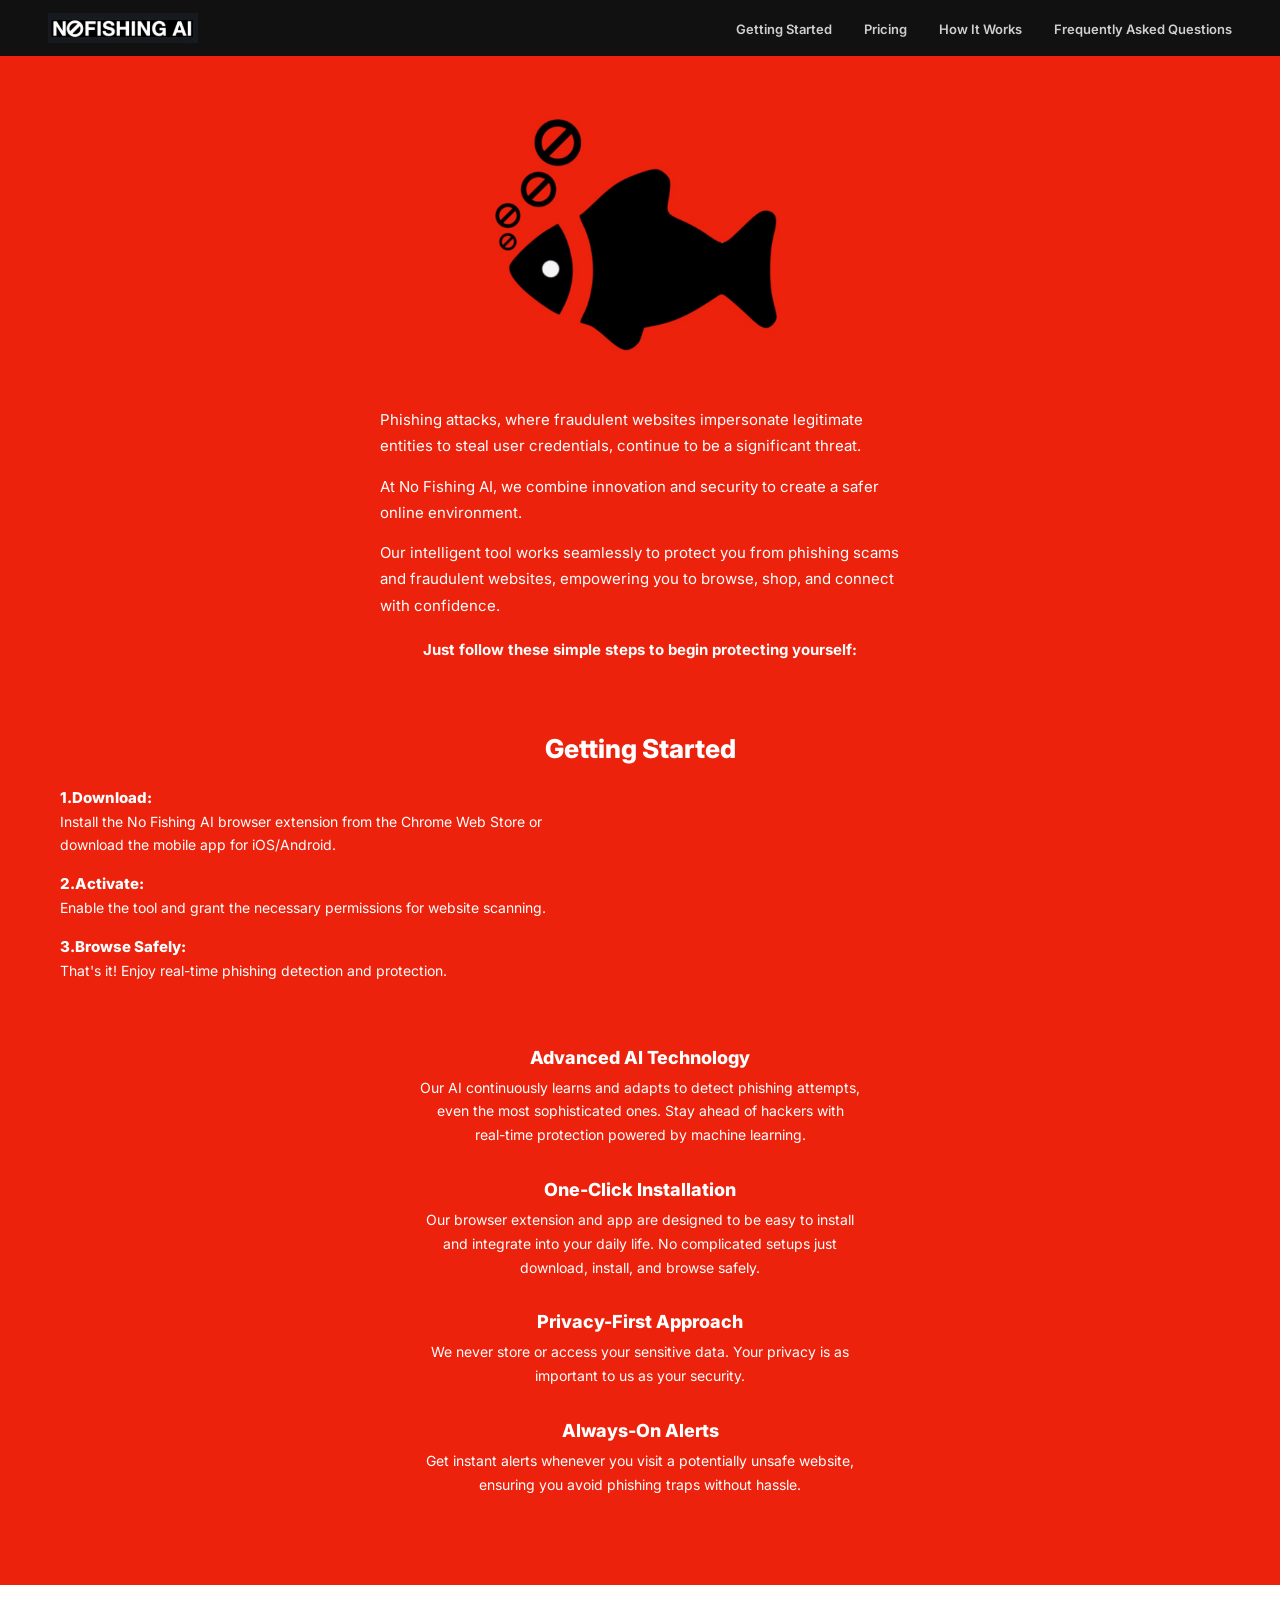
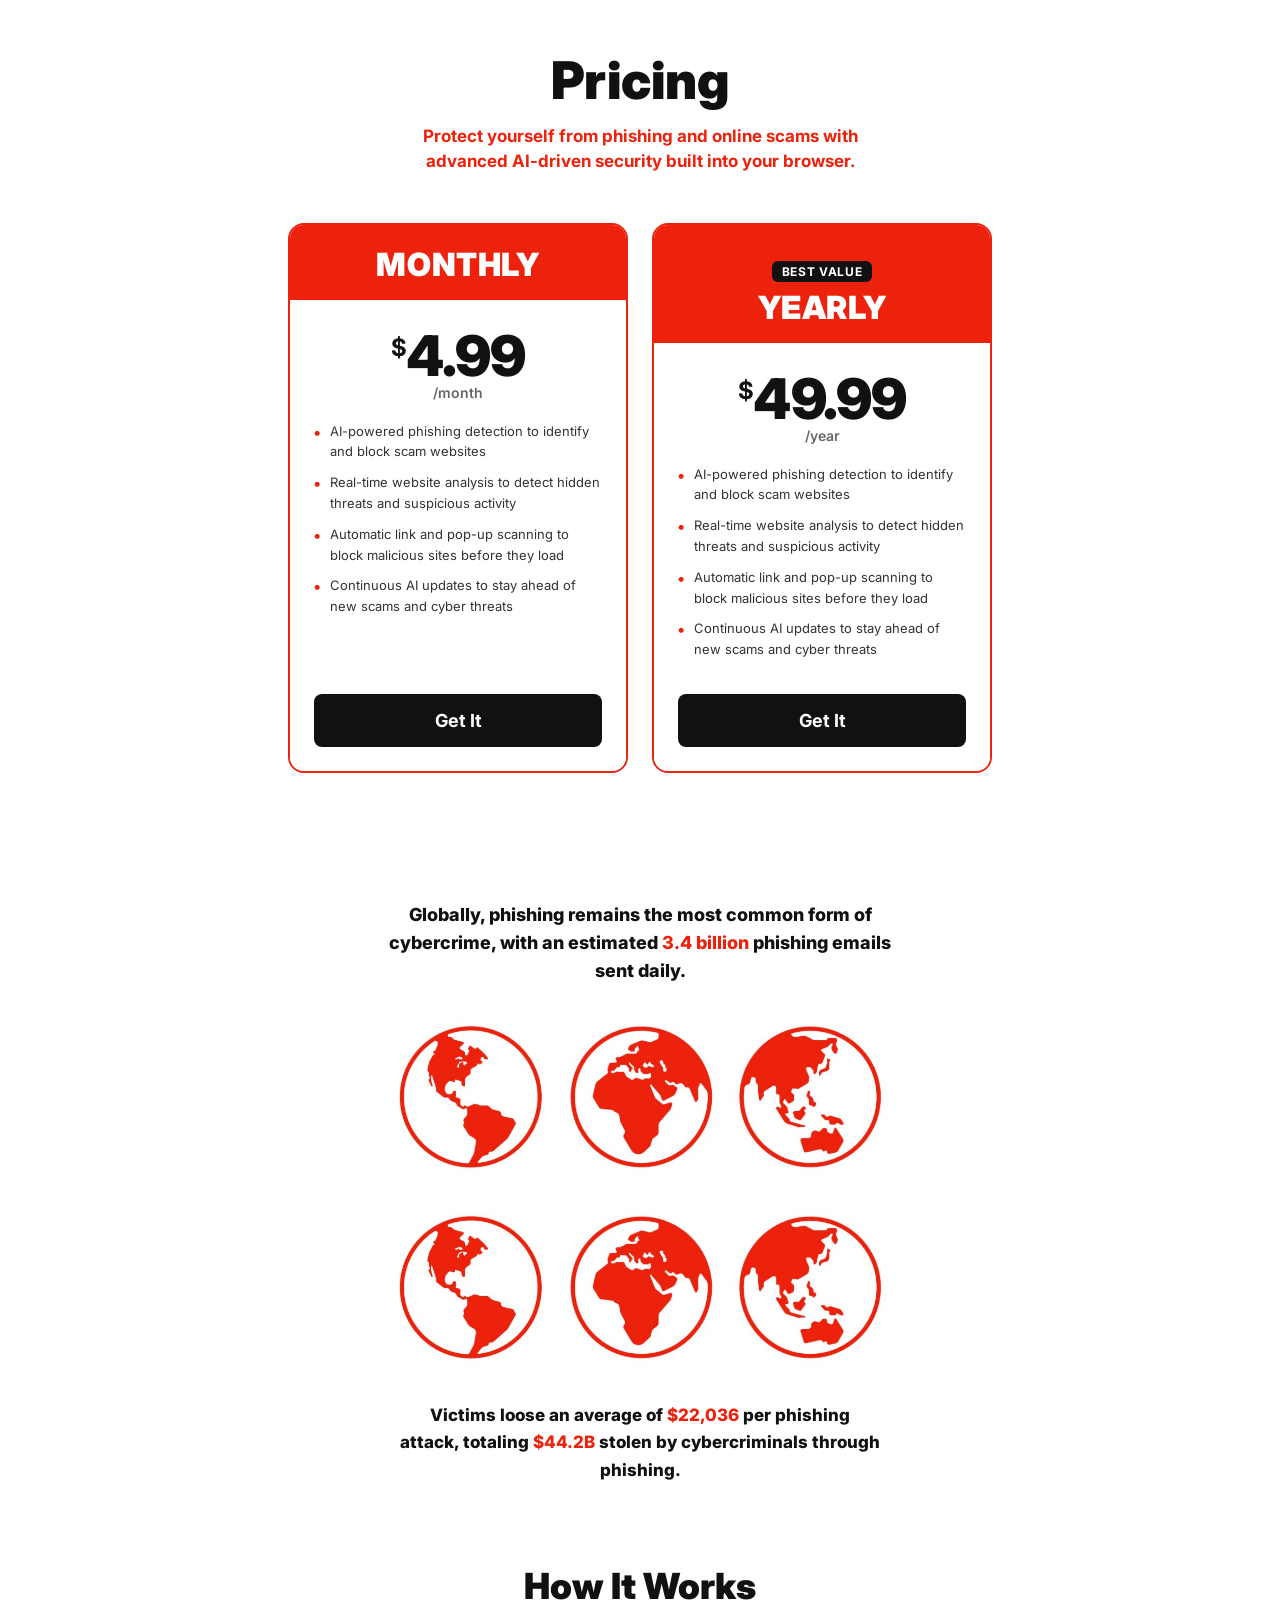
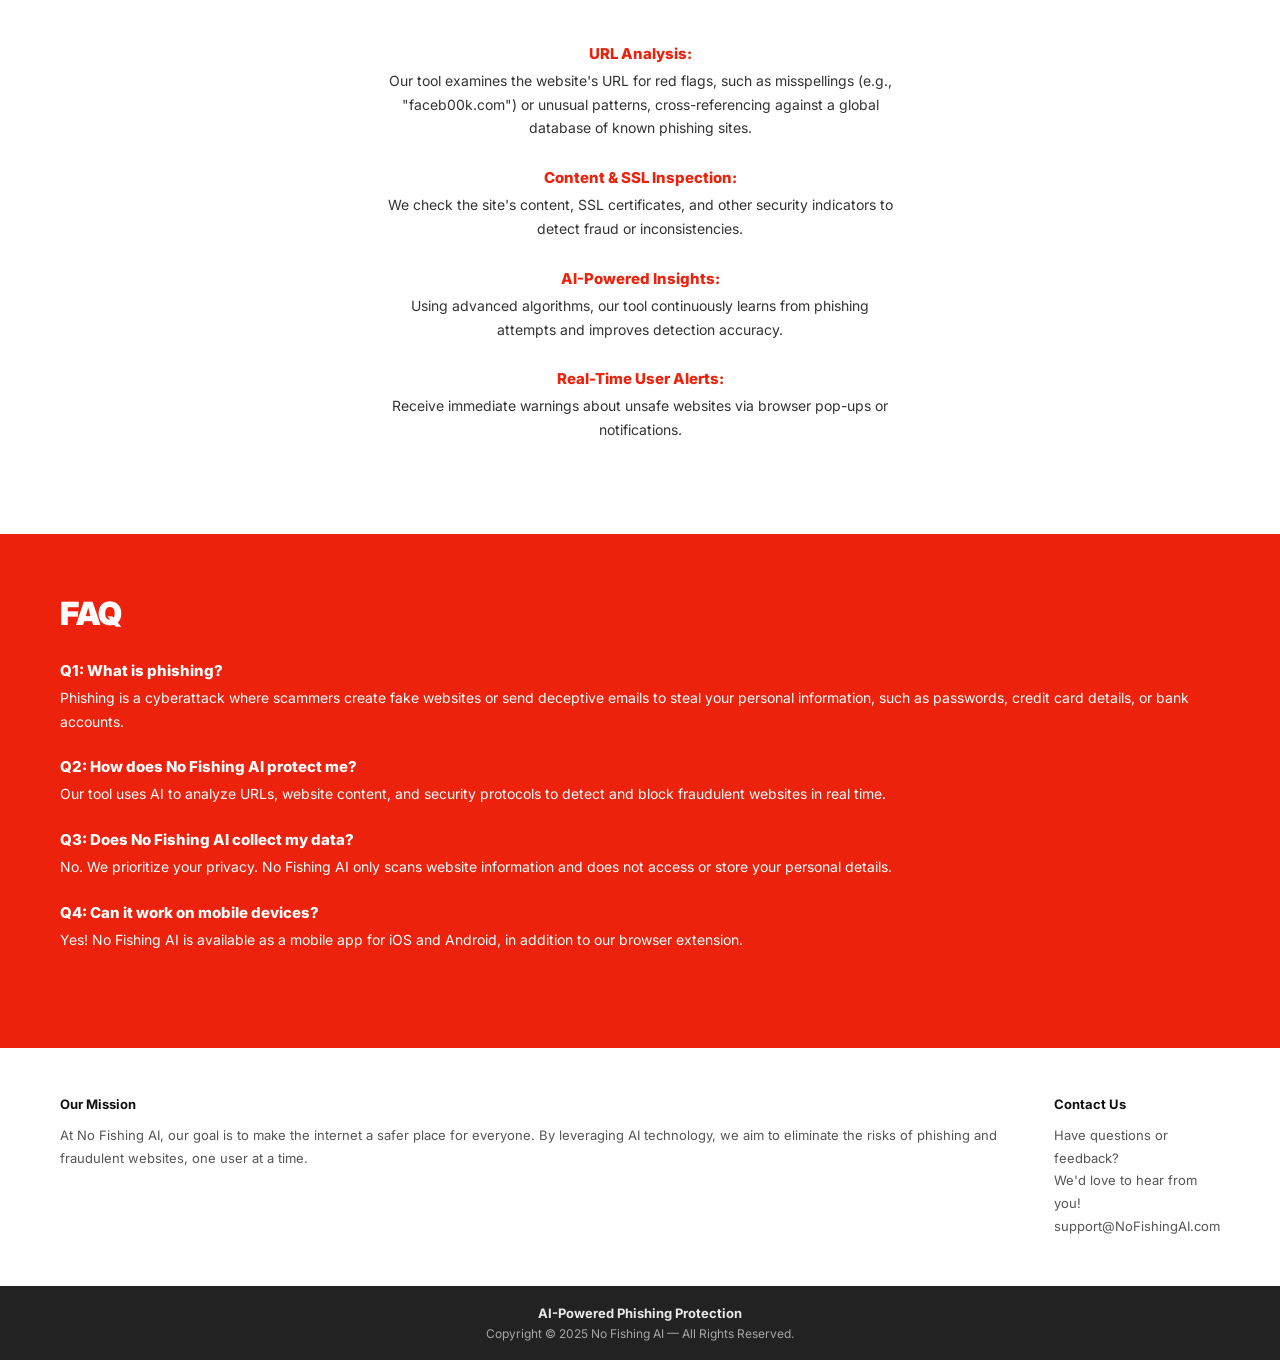
<file: index.html>
<!DOCTYPE html>
<html lang="en">
<head>
<meta charset="UTF-8"/>
<meta name="viewport" content="width=device-width, initial-scale=1.0"/>
<title>NøFishing AI — AI-Powered Phishing Protection</title>
<link href="https://fonts.googleapis.com/css2?family=Inter:wght@400;600;700;800;900&display=swap" rel="stylesheet"/>
<style>
*,*::before,*::after{box-sizing:border-box;margin:0;padding:0;}
:root{--red:#EC220C;--black:#111111;--white:#ffffff;}
html{scroll-behavior:smooth;}
body{font-family:'Inter',sans-serif;background:var(--white);color:var(--black);overflow-x:hidden;}

nav{background:var(--black);padding:0 48px;height:56px;display:flex;align-items:center;justify-content:space-between;position:sticky;top:0;z-index:100;}
.nav-logo img{height:30px;width:auto;display:block;}
.nav-links{display:flex;gap:32px;list-style:none;}
.nav-links a{font-size:13px;font-weight:600;color:var(--white);text-decoration:none;opacity:0.8;transition:opacity 0.2s;}
.nav-links a:hover{opacity:1;}

.hero{background:var(--red);padding:48px 60px 56px;display:flex;flex-direction:column;align-items:center;}
.hero-fish-wrap{position:relative;width:320px;max-width:88%;margin-bottom:32px;}
.hero-fish-wrap img{width:100%;display:block;}
.hero-text{max-width:520px;color:var(--white);}
.hero-text p{font-size:15px;line-height:1.75;margin-bottom:14px;}
.hero-text .tagline{font-size:15px;font-weight:700;text-align:center;margin-top:18px;}

.getting-started{background:var(--red);padding:0 60px 56px;color:var(--white);}
.getting-started h2{font-size:26px;font-weight:800;text-align:center;margin-bottom:24px;}
.steps{display:flex;flex-direction:column;gap:18px;max-width:520px;}
.step-label{font-size:15px;font-weight:800;margin-bottom:3px;}
.step-desc{font-size:14px;line-height:1.65;}

.features{background:var(--red);padding:8px 60px 56px;color:var(--white);text-align:center;}
.feature-item{margin-bottom:32px;}
.feature-item h3{font-size:18px;font-weight:800;margin-bottom:8px;}
.feature-item p{font-size:14px;line-height:1.7;max-width:440px;margin:0 auto;}

.pricing{background:var(--white);padding:64px 48px;text-align:center;}
.pricing h2{font-size:52px;font-weight:900;margin-bottom:12px;letter-spacing:-0.01em;}
.pricing-sub{font-size:17px;font-weight:700;color:var(--red);max-width:480px;margin:0 auto 48px;line-height:1.5;}
.pricing-cards{display:flex;gap:24px;justify-content:center;align-items:stretch;flex-wrap:wrap;}
.pricing-card{border:2px solid var(--red);border-radius:16px;width:340px;overflow:hidden;display:flex;flex-direction:column;}
.pricing-card-header{background:var(--red);color:var(--white);padding:20px 16px 16px;font-size:32px;font-weight:900;letter-spacing:0.02em;text-transform:uppercase;}
.best-value-badge{display:inline-block;font-size:12px;font-weight:700;background:var(--black);color:var(--white);padding:3px 10px;border-radius:6px;margin-bottom:6px;}
.pricing-card-body{padding:28px 24px 24px;background:var(--white);flex:1;display:flex;flex-direction:column;}
.price-amount{font-size:56px;font-weight:900;color:var(--black);line-height:1;letter-spacing:-0.02em;}
.price-amount sup{font-size:24px;vertical-align:top;margin-top:8px;display:inline-block;font-weight:700;}
.price-period{font-size:14px;color:#666;margin-bottom:20px;font-weight:600;}
.price-features{list-style:none;text-align:left;font-size:13px;color:#333;line-height:1.6;margin-bottom:24px;flex:1;}
.price-features li{margin-bottom:10px;padding-left:16px;position:relative;}
.price-features li::before{content:'•';position:absolute;left:0;color:var(--red);font-weight:900;font-size:16px;line-height:1.4;}
.btn-get{display:block;width:100%;background:var(--black);color:var(--white);border:none;border-radius:8px;padding:16px;font-family:'Inter',sans-serif;font-size:18px;font-weight:700;cursor:pointer;margin-top:auto;transition:background 0.2s;}
.btn-get:hover{background:#333;}

.stats{background:var(--white);padding:64px 48px;text-align:center;}
.stats-headline{font-size:18px;font-weight:800;max-width:520px;margin:0 auto 36px;line-height:1.55;}
.stats-headline .hl{color:var(--red);}
.stats img{width:100%;max-width:500px;display:block;margin:0 auto 36px;}
.stats-loss{font-size:17px;font-weight:800;max-width:480px;margin:0 auto;line-height:1.6;}
.stats-loss .hl{color:var(--red);}

.how-it-works{background:var(--white);padding:16px 48px 64px;text-align:center;}
.how-it-works h2{font-size:36px;font-weight:900;margin-bottom:36px;}
.how-item{margin-bottom:28px;max-width:520px;margin-left:auto;margin-right:auto;}
.how-item h4{font-size:15px;font-weight:800;color:var(--red);margin-bottom:6px;}
.how-item p{font-size:14px;line-height:1.7;color:#333;}

.faq{background:var(--red);padding:60px 60px 72px;color:var(--white);}
.faq h2{font-size:32px;font-weight:900;margin-bottom:28px;}
.faq-item{margin-bottom:24px;}
.faq-q{font-size:15px;font-weight:800;margin-bottom:6px;}
.faq-a{font-size:14px;line-height:1.7;}

.footer-top{background:var(--white);padding:48px 60px;display:flex;justify-content:space-between;gap:40px;}
.footer-col h4{font-size:13px;font-weight:700;margin-bottom:12px;}
.footer-col p,.footer-col a{font-size:13px;line-height:1.75;color:#555;text-decoration:none;display:block;}
.footer-col a:hover{color:var(--red);}
.footer-bottom{background:#222;color:rgba(255,255,255,0.6);text-align:center;padding:16px;font-size:12px;line-height:1.7;}
.footer-bottom strong{color:rgba(255,255,255,0.9);display:block;font-size:13px;font-weight:700;}
</style>
</head>
<body>

<nav>
  <a href="#" style="text-decoration:none;">
    <img src="[data-uri]" alt="NØFISHING AI" style="height:30px;width:auto;display:block;">
  </a>
  <ul class="nav-links">
    <li><a href="#getting-started">Getting Started</a></li>
    <li><a href="#pricing">Pricing</a></li>
    <li><a href="#how-it-works">How It Works</a></li>
    <li><a href="#faq">Frequently Asked Questions</a></li>
  </ul>
</nav>

<section class="hero">
  <div class="hero-fish-wrap">
    <img src="[data-uri]" alt="Protect Now">
  </div>
  <div class="hero-text">
    <p>Phishing attacks, where fraudulent websites impersonate legitimate entities to steal user credentials, continue to be a significant threat.</p>
    <p>At No Fishing AI, we combine innovation and security to create a safer online environment.</p>
    <p>Our intelligent tool works seamlessly to protect you from phishing scams and fraudulent websites, empowering you to browse, shop, and connect with confidence.</p>
    <p class="tagline">Just follow these simple steps to begin protecting yourself:</p>
  </div>
</section>

<section class="getting-started" id="getting-started">
  <h2>Getting Started</h2>
  <div class="steps">
    <div><div class="step-label">1.Download:</div><div class="step-desc">Install the No Fishing AI browser extension from the Chrome Web Store or download the mobile app for iOS/Android.</div></div>
    <div><div class="step-label">2.Activate:</div><div class="step-desc">Enable the tool and grant the necessary permissions for website scanning.</div></div>
    <div><div class="step-label">3.Browse Safely:</div><div class="step-desc">That's it! Enjoy real-time phishing detection and protection.</div></div>
  </div>
</section>

<section class="features">
  <div class="feature-item"><h3>Advanced AI Technology</h3><p>Our AI continuously learns and adapts to detect phishing attempts, even the most sophisticated ones. Stay ahead of hackers with real-time protection powered by machine learning.</p></div>
  <div class="feature-item"><h3>One-Click Installation</h3><p>Our browser extension and app are designed to be easy to install and integrate into your daily life. No complicated setups just download, install, and browse safely.</p></div>
  <div class="feature-item"><h3>Privacy-First Approach</h3><p>We never store or access your sensitive data. Your privacy is as important to us as your security.</p></div>
  <div class="feature-item"><h3>Always-On Alerts</h3><p>Get instant alerts whenever you visit a potentially unsafe website, ensuring you avoid phishing traps without hassle.</p></div>
</section>

<section class="pricing" id="pricing">
  <h2>Pricing</h2>
  <p class="pricing-sub">Protect yourself from phishing and online scams with advanced AI-driven security built into your browser.</p>
  <div class="pricing-cards">
    <div class="pricing-card">
      <div class="pricing-card-header">MONTHLY</div>
      <div class="pricing-card-body">
        <div class="price-amount"><sup>$</sup>4.99</div>
        <div class="price-period">/month</div>
        <ul class="price-features">
          <li>AI-powered phishing detection to identify and block scam websites</li>
          <li>Real-time website analysis to detect hidden threats and suspicious activity</li>
          <li>Automatic link and pop-up scanning to block malicious sites before they load</li>
          <li>Continuous AI updates to stay ahead of new scams and cyber threats</li>
        </ul>
        <button class="btn-get">Get It</button>
      </div>
    </div>
    <div class="pricing-card">
      <div class="pricing-card-header"><span class="best-value-badge">Best Value</span><br>YEARLY</div>
      <div class="pricing-card-body">
        <div class="price-amount"><sup>$</sup>49.99</div>
        <div class="price-period">/year</div>
        <ul class="price-features">
          <li>AI-powered phishing detection to identify and block scam websites</li>
          <li>Real-time website analysis to detect hidden threats and suspicious activity</li>
          <li>Automatic link and pop-up scanning to block malicious sites before they load</li>
          <li>Continuous AI updates to stay ahead of new scams and cyber threats</li>
        </ul>
        <button class="btn-get">Get It</button>
      </div>
    </div>
  </div>
</section>

<section class="stats">
  <p class="stats-headline">Globally, phishing remains the most common form of cybercrime, with an estimated <span class="hl">3.4 billion</span> phishing emails sent daily.</p>
  <img src="[data-uri]" alt="Global phishing threat">
  <img src="[data-uri]" alt="Global phishing threat" style="width:100%;max-width:500px;display:block;margin:0 auto 36px;"><p class="stats-loss">Victims loose an average of <span class="hl">$22,036</span> per phishing attack, totaling <span class="hl">$44.2B</span> stolen by cybercriminals through phishing.</p>
</section>

<section class="how-it-works" id="how-it-works">
  <h2>How It Works</h2>
  <div class="how-item"><h4>URL Analysis:</h4><p>Our tool examines the website's URL for red flags, such as misspellings (e.g., "faceb00k.com") or unusual patterns, cross-referencing against a global database of known phishing sites.</p></div>
  <div class="how-item"><h4>Content &amp; SSL Inspection:</h4><p>We check the site's content, SSL certificates, and other security indicators to detect fraud or inconsistencies.</p></div>
  <div class="how-item"><h4>AI-Powered Insights:</h4><p>Using advanced algorithms, our tool continuously learns from phishing attempts and improves detection accuracy.</p></div>
  <div class="how-item"><h4>Real-Time User Alerts:</h4><p>Receive immediate warnings about unsafe websites via browser pop-ups or notifications.</p></div>
</section>

<section class="faq" id="faq">
  <h2>FAQ</h2>
  <div class="faq-item"><div class="faq-q">Q1: What is phishing?</div><div class="faq-a">Phishing is a cyberattack where scammers create fake websites or send deceptive emails to steal your personal information, such as passwords, credit card details, or bank accounts.</div></div>
  <div class="faq-item"><div class="faq-q">Q2: How does No Fishing AI protect me?</div><div class="faq-a">Our tool uses AI to analyze URLs, website content, and security protocols to detect and block fraudulent websites in real time.</div></div>
  <div class="faq-item"><div class="faq-q">Q3: Does No Fishing AI collect my data?</div><div class="faq-a">No. We prioritize your privacy. No Fishing AI only scans website information and does not access or store your personal details.</div></div>
  <div class="faq-item"><div class="faq-q">Q4: Can it work on mobile devices?</div><div class="faq-a">Yes! No Fishing AI is available as a mobile app for iOS and Android, in addition to our browser extension.</div></div>
</section>

<div class="footer-top">
  <div class="footer-col">
    <h4>Our Mission</h4>
    <p>At No Fishing AI, our goal is to make the internet a safer place for everyone. By leveraging AI technology, we aim to eliminate the risks of phishing and fraudulent websites, one user at a time.</p>
  </div>
  <div class="footer-col">
    <h4>Contact Us</h4>
    <p>Have questions or feedback?<br>We'd love to hear from you!</p>
    <a href="mailto:support@NoFishingAI.com">support@NoFishingAI.com</a>
  </div>
</div>
<div class="footer-bottom">
  <strong>AI-Powered Phishing Protection</strong>
  Copyright &copy; 2025 No Fishing AI &mdash; All Rights Reserved.
</div>

</body>
</html>
</file>
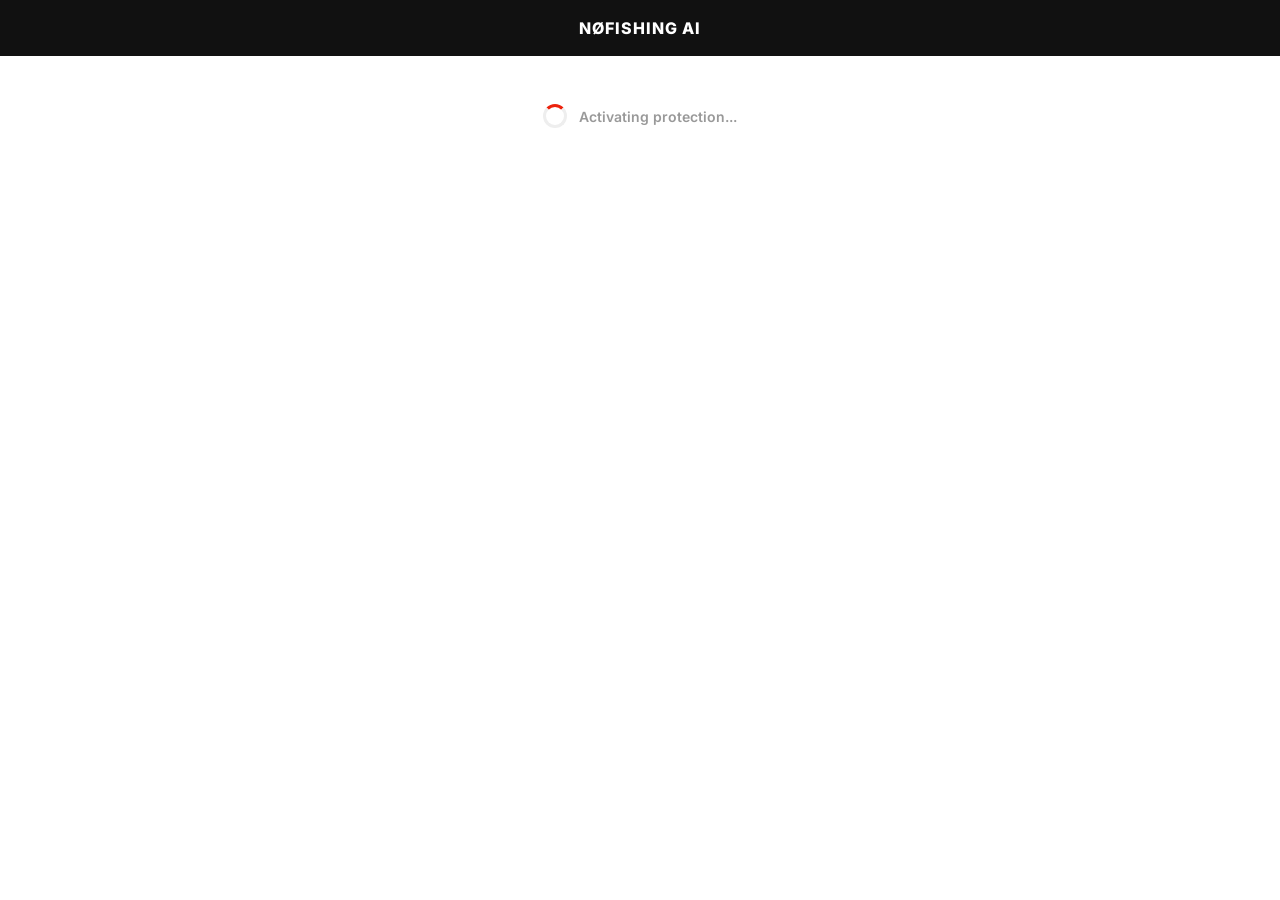
<file: payment-success.html>
<!DOCTYPE html>
<html lang="en">
<head>
<meta charset="UTF-8"/>
<meta name="viewport" content="width=device-width, initial-scale=1.0"/>
<title>Payment Successful — NøFishing AI</title>
<style>
@import url('https://fonts.googleapis.com/css2?family=Inter:wght@400;500;600;700;800;900&display=swap');

* { margin: 0; padding: 0; box-sizing: border-box; }

body {
  background: #ffffff;
  color: #111111;
  font-family: 'Inter', -apple-system, BlinkMacSystemFont, sans-serif;
  -webkit-font-smoothing: antialiased;
  min-height: 100vh;
}

/* ── Header ── */
.header {
  width: 100%;
  height: 56px;
  background: #111111;
  display: flex;
  align-items: center;
  justify-content: center;
}

.header-text {
  font-size: 16px;
  font-weight: 800;
  color: #ffffff;
  letter-spacing: 0.06em;
}

/* ── Content ── */
.container {
  max-width: 480px;
  margin: 0 auto;
  padding: 48px 24px;
  text-align: center;
}

.success-fish {
  width: 120px;
  height: auto;
  display: block;
  margin: 0 auto 28px;
}

.success-title {
  font-size: 28px;
  font-weight: 900;
  color: #111111;
  margin-bottom: 12px;
}

.success-desc {
  font-size: 15px;
  color: #888888;
  line-height: 1.7;
  max-width: 380px;
  margin: 0 auto 36px;
}

.btn-start {
  display: inline-block;
  width: 100%;
  max-width: 320px;
  padding: 16px 24px;
  background: #EC220C;
  color: #ffffff;
  border: none;
  border-radius: 8px;
  font-family: 'Inter', sans-serif;
  font-size: 16px;
  font-weight: 700;
  cursor: pointer;
  transition: opacity 0.15s, transform 0.1s;
}

.btn-start:hover { opacity: 0.9; }
.btn-start:active { transform: scale(0.98); }

.activating {
  display: flex;
  align-items: center;
  justify-content: center;
  gap: 12px;
  margin-bottom: 28px;
}

.spinner {
  width: 24px;
  height: 24px;
  border: 3px solid #eeeeee;
  border-top-color: #EC220C;
  border-radius: 50%;
  animation: spin 0.8s linear infinite;
}

@keyframes spin { to { transform: rotate(360deg); } }

.activating-text {
  font-size: 14px;
  font-weight: 600;
  color: #999999;
}

.hidden { display: none; }
</style>
</head>
<body>

<div class="header">
  <span class="header-text">N&Oslash;FISHING AI</span>
</div>

<div class="container">
  <!-- Activating spinner (shown briefly) -->
  <div id="activating" class="activating">
    <div class="spinner"></div>
    <span class="activating-text">Activating protection...</span>
  </div>

  <!-- Success content (shown after activation) -->
  <div id="success-content" class="hidden">
    <img src="icons/fish-no-symbol-red.png" alt="NøFishing AI" class="success-fish"/>
    <div class="success-title">You are now fully protected!</div>
    <p class="success-desc">You don't need to do anything else. Every time we detect a phishing page we will warn you and block it.</p>
    <button class="btn-start" id="btn-start">Start Browsing Safely</button>
  </div>
</div>

<script>
  // Activate protection in storage
  chrome.storage.local.set({ activated: true, activatedAt: Date.now() }, () => {
    // Tell background.js to start protection
    chrome.runtime.sendMessage({ action: 'activate' }, () => {
      // Hide spinner, show success
      document.getElementById('activating').classList.add('hidden');
      document.getElementById('success-content').classList.remove('hidden');
    });
  });

  // "Start Browsing Safely" closes this tab
  document.getElementById('btn-start').addEventListener('click', () => {
    window.close();
  });
</script>

</body>
</html>
</file>
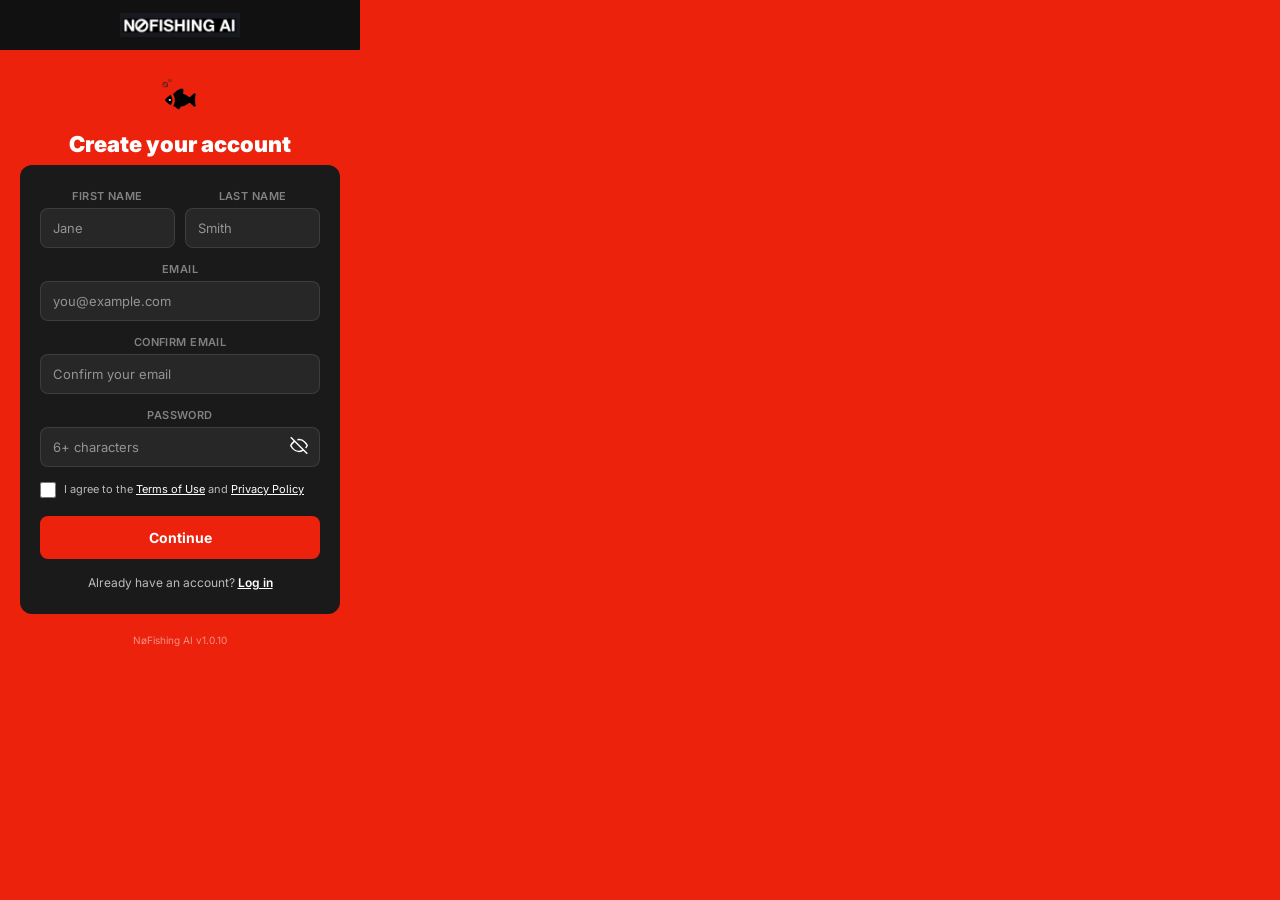
<file: popup.html>
<!DOCTYPE html>
<html lang="en">
<head>
<meta charset="UTF-8"/>
<meta name="viewport" content="width=device-width, initial-scale=1.0"/>
<title>NøFishing AI</title>
<style>
@import url('https://fonts.googleapis.com/css2?family=Inter:wght@400;500;600;700;800;900&display=swap');

* { margin: 0; padding: 0; box-sizing: border-box; }

body {
  width: 360px;
  font-family: 'Inter', -apple-system, BlinkMacSystemFont, sans-serif;
  -webkit-font-smoothing: antialiased;
  background: #EC220C;
  color: #111111;
}

/* ── Views ── */
.view { display: none; }
.view.active { display: block; }

/* ── Shared black header ── */
.popup-header {
  width: 100%;
  height: 50px;
  background: #111111;
  display: flex;
  align-items: center;
  justify-content: center;
}

/* ── Shared body ── */
.screen-body {
  padding: 24px 20px;
  text-align: center;
  background: #EC220C;
}

.screen-fish {
  width: 80px;
  height: auto;
  display: block;
  margin: 0 auto 12px;
}

.screen-title {
  font-size: 22px;
  font-weight: 900;
  color: #ffffff;
  margin-bottom: 8px;
}

.screen-sub {
  font-size: 13px;
  color: rgba(255,255,255,0.7);
  line-height: 1.6;
  margin-bottom: 20px;
  max-width: 320px;
  margin-left: auto;
  margin-right: auto;
}

.screen-footer {
  font-size: 10px;
  color: rgba(255,255,255,0.5);
  margin-top: 20px;
}

/* ── Auth card ── */
.auth-card {
  background: #1a1a1a;
  border-radius: 12px;
  padding: 24px 20px;
  margin-bottom: 16px;
}

.auth-row {
  display: flex;
  gap: 10px;
}

.auth-row .auth-field { flex: 1; }

.auth-field {
  margin-bottom: 14px;
}

.auth-field label {
  display: block;
  font-size: 11px;
  font-weight: 600;
  color: rgba(255,255,255,0.45);
  margin-bottom: 5px;
  text-transform: uppercase;
  letter-spacing: 0.04em;
}

.auth-field input {
  width: 100%;
  padding: 11px 12px;
  background: rgba(255,255,255,0.06);
  border: 1px solid rgba(255,255,255,0.1);
  border-radius: 8px;
  color: #ffffff;
  font-family: 'Inter', sans-serif;
  font-size: 13px;
  transition: border-color 0.2s;
}

.auth-field input::placeholder { color: rgba(255,255,255,0.5); }

#view-welcome input { color: #ffffff !important; }
#view-welcome input::placeholder { color: rgba(255,255,255,0.5) !important; }

.password-wrap {
  position: relative;
}

.password-wrap input {
  padding-right: 40px;
}

.password-toggle {
  position: absolute;
  right: 10px;
  top: 50%;
  transform: translateY(-50%);
  background: none;
  border: none;
  color: rgba(255,255,255,0.5);
  font-size: 16px;
  cursor: pointer;
  padding: 2px;
  line-height: 1;
}

.password-toggle:hover { color: #ffffff; }

.auth-field input:focus { outline: none; border-color: #EC220C; }
.auth-field input.input-error { border-color: #EC220C !important; }

.field-error {
  font-size: 10px;
  color: #EC220C;
  margin-top: 3px;
  display: none;
}

.field-error.show { display: block; }

.auth-checkbox {
  display: flex;
  align-items: flex-start;
  gap: 8px;
  margin-bottom: 18px;
}

.auth-checkbox input[type="checkbox"] {
  width: 16px;
  height: 16px;
  margin-top: 1px;
  flex-shrink: 0;
  accent-color: #EC220C;
}

.auth-checkbox label {
  font-size: 11px;
  color: rgba(255,255,255,0.7);
  line-height: 1.5;
  cursor: pointer;
}

.auth-checkbox label a {
  color: #ffffff;
  text-decoration: underline;
}

.auth-checkbox-error {
  font-size: 10px;
  color: #EC220C;
  margin-top: -12px;
  margin-bottom: 14px;
  display: none;
}

.auth-checkbox-error.show { display: block; }

.error-banner {
  font-size: 11px;
  color: #EC220C;
  background: rgba(236,34,12,0.06);
  border: 1px solid rgba(236,34,12,0.15);
  border-radius: 8px;
  padding: 10px 14px;
  margin-bottom: 14px;
  text-align: center;
  display: none;
}

.error-banner.show { display: block; }

.auth-btn {
  display: block;
  width: 100%;
  padding: 13px 16px;
  background: #EC220C;
  color: #ffffff;
  border: none;
  border-radius: 8px;
  font-family: 'Inter', sans-serif;
  font-size: 14px;
  font-weight: 700;
  cursor: pointer;
  transition: opacity 0.15s;
}

.auth-btn:hover { opacity: 0.9; }
.auth-btn:disabled { opacity: 0.5; cursor: not-allowed; }

.auth-switch {
  text-align: center;
  font-size: 12px;
  color: rgba(255,255,255,0.7);
  margin-top: 16px;
}

.auth-switch button {
  background: none;
  border: none;
  color: #ffffff;
  text-decoration: underline;
  font-family: 'Inter', sans-serif;
  font-size: 12px;
  font-weight: 600;
  cursor: pointer;
}

/* ── Plan cards ── */
.plan-cards {
  display: flex;
  gap: 10px;
  margin-bottom: 16px;
}

.plan-card {
  flex: 1;
  background: #1a1a1a;
  border-radius: 12px;
  padding: 18px 12px;
  text-align: center;
  position: relative;
}

.plan-card-badge {
  position: absolute;
  top: -10px;
  left: 50%;
  transform: translateX(-50%);
  font-size: 9px;
  font-weight: 700;
  background: #EC220C;
  color: #ffffff;
  padding: 2px 8px;
  border-radius: 4px;
  white-space: nowrap;
}

.plan-card-label {
  font-size: 10px;
  font-weight: 700;
  color: rgba(255,255,255,0.4);
  text-transform: uppercase;
  letter-spacing: 0.06em;
  margin-bottom: 6px;
}

.plan-card-price {
  font-size: 24px;
  font-weight: 900;
  color: #ffffff;
  line-height: 1;
  margin-bottom: 3px;
}

.plan-card-price sup {
  font-size: 12px;
  vertical-align: top;
  font-weight: 700;
}

.plan-card-period {
  font-size: 10px;
  color: rgba(255,255,255,0.4);
  margin-bottom: 12px;
}

.plan-card-features {
  list-style: none;
  padding: 0;
  margin: 0 0 14px;
  text-align: left;
}

.plan-card-features li {
  font-size: 10px;
  color: rgba(255,255,255,0.7);
  padding: 2px 0 2px 12px;
  position: relative;
  line-height: 1.5;
}

.plan-card-features li::before {
  content: '';
  position: absolute;
  left: 0;
  top: 50%;
  transform: translateY(-50%);
  width: 4px;
  height: 4px;
  border-radius: 50%;
  background: #EC220C;
}

.plan-card-btn {
  display: block;
  width: 100%;
  padding: 10px;
  background: #ffffff;
  color: #111111;
  border: none;
  border-radius: 8px;
  font-family: 'Inter', sans-serif;
  font-size: 12px;
  font-weight: 700;
  cursor: pointer;
  transition: opacity 0.15s;
}

.plan-card-btn:hover { opacity: 0.9; }
.plan-card-btn.selected { background: #EC220C; color: #ffffff; }

/* ── Waiting button ── */
.btn-waiting {
  display: block;
  width: 100%;
  padding: 14px 16px;
  background: #ffffff;
  color: #111111;
  border: none;
  border-radius: 8px;
  font-family: 'Inter', sans-serif;
  font-size: 14px;
  font-weight: 700;
  cursor: pointer;
  transition: opacity 0.15s;
}

.btn-waiting:hover { opacity: 0.9; }

.device-limit-error {
  display: none;
  background: rgba(236,34,12,0.1);
  border: 1px solid #EC220C;
  border-radius: 10px;
  padding: 16px;
  margin-top: 16px;
  text-align: center;
}
.device-limit-error.show { display: block; }
.device-limit-error p {
  font-size: 12px;
  color: rgba(255,255,255,0.8);
  line-height: 1.6;
  margin-bottom: 12px;
}
.device-limit-error .btn-manage-devices {
  display: block;
  width: 100%;
  padding: 12px 16px;
  background: #EC220C;
  color: #ffffff;
  border: none;
  border-radius: 8px;
  font-family: 'Inter', sans-serif;
  font-size: 13px;
  font-weight: 700;
  cursor: pointer;
  transition: opacity 0.15s;
}
.device-limit-error .btn-manage-devices:hover { opacity: 0.9; }

/* ── VIEW: Active / Protection Status ── */
.active-header {
  width: 100%;
  height: 50px;
  background: #111111;
  display: flex;
  align-items: center;
  justify-content: space-between;
  padding: 0 16px;
}

.active-header-gear {
  background: none;
  border: none;
  font-size: 20px;
  color: #ffffff;
  cursor: pointer;
  padding: 4px;
  line-height: 1;
}

.active-header-gear:hover { opacity: 0.7; }

.active-body {
  padding: 24px 20px;
  text-align: center;
  background: #EC220C;
}

.active-status-text {
  font-size: 22px;
  font-weight: 900;
  color: #111111;
  letter-spacing: 3px;
  margin-bottom: 20px;
}

.active-stats {
  display: flex;
  gap: 8px;
  margin-bottom: 16px;
}

.active-stat-box {
  flex: 1;
  background: #3a3a3a;
  border-radius: 10px;
  padding: 18px 12px;
  text-align: center;
  border: 1px solid rgba(255,255,255,0.08);
  box-shadow: 0 4px 12px rgba(0,0,0,0.3);
}

.active-stat-num {
  font-size: 32px;
  font-weight: 900;
  color: #ffffff;
  line-height: 1;
  margin-bottom: 6px;
}

.active-stat-label {
  font-size: 9px;
  font-weight: 700;
  color: rgba(255,255,255,0.4);
  text-transform: uppercase;
  letter-spacing: 0.06em;
}

.active-msg {
  font-size: 12px;
  color: #ffffff;
  margin-bottom: 16px;
}

.guard-fish-container {
  width: 100%;
  height: 70px;
  background: #EC220C;
  overflow: hidden;
  position: relative;
}

.guard-fish-img {
  width: 60px;
  height: auto;
  position: absolute;
  bottom: 10px;
  left: 0;
  animation: swim 6s linear infinite;
}

@keyframes swim {
  0%    { left: 0; transform: scaleX(-1); }
  50%   { left: calc(100% - 60px); transform: scaleX(-1); }
  50.1% { left: calc(100% - 60px); transform: scaleX(1); }
  100%  { left: 0; transform: scaleX(1); }
}

.active-footer {
  margin-top: 16px;
  font-size: 10px;
  color: rgba(255,255,255,0.3);
}

/* ── VIEW: Settings ── */
.settings-header {
  width: 100%;
  height: 50px;
  background: #111111;
  display: flex;
  align-items: center;
  justify-content: center;
  position: relative;
  padding: 0 16px;
}

.settings-back {
  position: absolute;
  left: 16px;
  background: none;
  border: none;
  color: #ffffff;
  font-family: 'Inter', sans-serif;
  font-size: 13px;
  font-weight: 600;
  cursor: pointer;
}

.settings-back:hover { opacity: 0.7; }

.settings-body {
  padding: 20px;
  background: #111111;
}

.settings-section-label {
  font-size: 10px;
  font-weight: 700;
  color: #ffffff;
  text-transform: uppercase;
  letter-spacing: 0.06em;
  margin-bottom: 10px;
}

.settings-card {
  background: #3a3a3a;
  border-radius: 10px;
  padding: 14px 16px;
  margin-bottom: 16px;
  border: 1px solid #333333;
}

.settings-row {
  display: flex;
  justify-content: space-between;
  align-items: center;
  padding: 6px 0;
}

.settings-row-label {
  font-size: 12px;
  font-weight: 600;
  color: rgba(255,255,255,0.45);
}

.settings-row-value {
  font-size: 12px;
  color: #ffffff;
  font-weight: 500;
}

.settings-row-value.status-active {
  color: #22C55E;
  font-weight: 700;
}

.toggle-switch {
  position: relative;
  width: 40px;
  height: 22px;
  flex-shrink: 0;
}
.toggle-switch input {
  opacity: 0;
  width: 0;
  height: 0;
}
.toggle-slider {
  position: absolute;
  cursor: pointer;
  top: 0; left: 0; right: 0; bottom: 0;
  background: #555;
  border-radius: 11px;
  transition: background 0.2s;
}
.toggle-slider::before {
  content: '';
  position: absolute;
  width: 16px;
  height: 16px;
  left: 3px;
  bottom: 3px;
  background: #fff;
  border-radius: 50%;
  transition: transform 0.2s;
}
.toggle-switch input:checked + .toggle-slider {
  background: #22C55E;
}
.toggle-switch input:checked + .toggle-slider::before {
  transform: translateX(18px);
}

/* ── QR Scanner ── */
.btn-qr-scan {
  display: block;
  width: 100%;
  padding: 12px 16px;
  background: #3a3a3a;
  color: #ffffff;
  border: 1px solid rgba(255,255,255,0.1);
  border-radius: 10px;
  font-family: 'Inter', sans-serif;
  font-size: 13px;
  font-weight: 700;
  cursor: pointer;
  transition: background 0.15s;
  margin-bottom: 12px;
  letter-spacing: 0.02em;
}
.btn-qr-scan:hover { background: #4a4a4a; }

#qr-scanner-container {
  display: none;
  background: #222;
  border-radius: 10px;
  padding: 16px;
  margin-bottom: 12px;
  border: 1px solid rgba(255,255,255,0.1);
  text-align: center;
}
#qr-scanner-container.active { display: block; }

#qr-video {
  width: 100%;
  max-height: 200px;
  border-radius: 8px;
  background: #000;
  object-fit: cover;
}

#qr-result {
  font-size: 12px;
  line-height: 1.6;
  margin-top: 10px;
  padding: 10px 12px;
  border-radius: 8px;
  word-break: break-all;
  display: none;
}
#qr-result.show { display: block; }
#qr-result.safe { background: rgba(34,197,94,0.15); color: #22C55E; }
#qr-result.warning { background: rgba(245,158,11,0.15); color: #F59E0B; }
#qr-result.danger { background: rgba(236,34,12,0.15); color: #EC220C; }

.btn-qr-stop {
  display: inline-block;
  padding: 8px 20px;
  background: #EC220C;
  color: #ffffff;
  border: none;
  border-radius: 8px;
  font-family: 'Inter', sans-serif;
  font-size: 12px;
  font-weight: 700;
  cursor: pointer;
  margin-top: 10px;
  transition: opacity 0.15s;
}
.btn-qr-stop:hover { opacity: 0.9; }

.settings-logout {
  display: block;
  width: 100%;
  padding: 14px 16px;
  background: #EC220C;
  color: #ffffff;
  border: none;
  border-radius: 8px;
  font-family: 'Inter', sans-serif;
  font-size: 14px;
  font-weight: 700;
  cursor: pointer;
  transition: opacity 0.15s;
  margin-top: 8px;
}

.settings-logout:hover { opacity: 0.9; }

.settings-cancel {
  display: block;
  text-align: center;
  margin-top: 14px;
  font-size: 11px;
  color: rgba(255,255,255,0.35);
  text-decoration: none;
  font-family: 'Inter', sans-serif;
}

.settings-cancel:hover { color: rgba(255,255,255,0.55); }

.hidden { display: none !important; }
</style>
</head>
<body>

<!-- ══════════════════════════════════════════ -->
<!-- VIEW: Welcome / Signup                    -->
<!-- ══════════════════════════════════════════ -->
<div id="view-welcome" class="view active">
  <div class="popup-header">
    <img src="icons/logo.png" alt="NøFishing AI" style="height:24px;width:auto;"/>
  </div>
  <div class="screen-body">
    <img src="icons/nofishing-ai-bubbles.gif" alt="NøFishing AI" class="screen-fish"/>
    <div class="screen-title">Create your account</div>

    <div class="auth-card">
      <form id="signup-form" novalidate>
        <div class="auth-row">
          <div class="auth-field">
            <label for="s-first">First Name</label>
            <input id="s-first" type="text" placeholder="Jane"/>
            <div class="field-error" id="err-s-first"></div>
          </div>
          <div class="auth-field">
            <label for="s-last">Last Name</label>
            <input id="s-last" type="text" placeholder="Smith"/>
            <div class="field-error" id="err-s-last"></div>
          </div>
        </div>

        <div class="auth-field">
          <label for="s-email">Email</label>
          <input id="s-email" type="email" placeholder="you@example.com"/>
          <div class="field-error" id="err-s-email"></div>
        </div>

        <div class="auth-field">
          <label for="s-confirm-email">Confirm Email</label>
          <input id="s-confirm-email" type="email" placeholder="Confirm your email"/>
          <div class="field-error" id="err-s-confirm-email"></div>
        </div>

        <div class="auth-field">
          <label for="s-password">Password</label>
          <div class="password-wrap">
            <input id="s-password" type="password" placeholder="6+ characters"/>
            <button type="button" class="password-toggle" id="btn-toggle-password" title="Show password"><svg id="eye-icon" width="18" height="18" viewBox="0 0 24 24" fill="none" stroke="#ffffff" stroke-width="2"><path d="M17.94 17.94A10.07 10.07 0 0 1 12 20c-7 0-11-8-11-8a18.45 18.45 0 0 1 5.06-5.94"/><path d="M9.9 4.24A9.12 9.12 0 0 1 12 4c7 0 11 8 11 8a18.5 18.5 0 0 1-2.16 3.19"/><line x1="1" y1="1" x2="23" y2="23"/></svg></button>
          </div>
          <div class="field-error" id="err-s-password"></div>
        </div>

        <div class="auth-checkbox" id="terms-container">
          <input type="checkbox" id="s-terms"/>
          <label for="s-terms">I agree to the <a href="https://nofishing.ai/terms" target="_blank">Terms of Use</a> and <a href="https://nofishing.ai/privacy" target="_blank">Privacy Policy</a></label>
        </div>
        <div class="auth-checkbox-error" id="err-s-terms">You must agree to the terms</div>

        <div class="error-banner" id="signup-error-banner"></div>
        <button type="submit" class="auth-btn" id="btn-signup-submit">Continue</button>
      </form>

      <div class="auth-switch">Already have an account? <button id="btn-go-login">Log in</button></div>
    </div>

    <div class="screen-footer">NøFishing AI v1.0.10</div>
  </div>
</div>

<!-- ══════════════════════════════════════════ -->
<!-- VIEW: Plan Selection                      -->
<!-- ══════════════════════════════════════════ -->
<div id="view-plan" class="view">
  <div class="popup-header">
    <img src="icons/logo.png" alt="NøFishing AI" style="height:24px;width:auto;"/>
  </div>
  <div class="screen-body">
    <div class="screen-title">Choose Your Plan</div>
    <p class="screen-sub">Cancel anytime. No hidden fees.</p>

    <div class="plan-cards">
      <div class="plan-card">
        <div class="plan-card-label">Monthly</div>
        <div class="plan-card-price"><sup>$</sup>4.99</div>
        <div class="plan-card-period">/month</div>
        <ul class="plan-card-features">
          <li>AI-powered phishing detection</li>
          <li>Real-time website analysis</li>
          <li>Automatic link scanning</li>
          <li>Continuous AI updates</li>
          <li>Zero configuration</li>
          <li>Runs silently 24/7</li>
          <li>Blocks ads & trackers</li>
          <li>Mobile link & QR scanner</li>
        </ul>
        <button class="plan-card-btn" id="btn-plan-monthly">Select Monthly</button>
      </div>
      <div class="plan-card">
        <span class="plan-card-badge">BEST VALUE</span>
        <div class="plan-card-label">Yearly</div>
        <div class="plan-card-price"><sup>$</sup>49.99</div>
        <div class="plan-card-period">/year — save 17%</div>
        <ul class="plan-card-features">
          <li>AI-powered phishing detection</li>
          <li>Real-time website analysis</li>
          <li>Automatic link scanning</li>
          <li>Continuous AI updates</li>
          <li>Zero configuration</li>
          <li>Runs silently 24/7</li>
          <li>Blocks ads & trackers</li>
          <li>Mobile link & QR scanner</li>
        </ul>
        <button class="plan-card-btn" id="btn-plan-yearly">Select Yearly</button>
      </div>
    </div>

    <div class="screen-footer">NøFishing AI v1.0.10</div>
  </div>
</div>

<!-- ══════════════════════════════════════════ -->
<!-- VIEW: Waiting for Payment                 -->
<!-- ══════════════════════════════════════════ -->
<div id="view-waiting" class="view">
  <div class="popup-header">
    <img src="icons/logo.png" alt="NøFishing AI" style="height:24px;width:auto;"/>
  </div>
  <div class="screen-body">
    <img src="icons/nofishing-ai-bubbles.gif" alt="NøFishing AI" class="screen-fish"/>
    <div class="screen-title">Full Protection — One Step Away</div>
    <p class="screen-sub">Complete your payment in the browser tab to activate your protection.</p>
    <button class="btn-waiting" id="btn-open-payment">Complete My Protection &rarr;</button>

    <div class="device-limit-error" id="device-limit-error">
      <p>Device limit reached. You already have 2 devices registered. Remove a device to activate this one.</p>
      <button class="btn-manage-devices" id="btn-manage-devices">Manage Devices</button>
    </div>

    <div class="screen-footer">NøFishing AI v1.0.10</div>
  </div>
</div>

<!-- ══════════════════════════════════════════ -->
<!-- VIEW: Login                               -->
<!-- ══════════════════════════════════════════ -->
<div id="view-login" class="view">
  <div class="popup-header">
    <img src="icons/logo.png" alt="NøFishing AI" style="height:24px;width:auto;"/>
  </div>
  <div class="screen-body">
    <img src="icons/nofishing-ai-bubbles.gif" alt="NøFishing AI" class="screen-fish"/>
    <div class="screen-title">Welcome back</div>
    <p class="screen-sub">Sign in to activate your protection.</p>

    <div class="auth-card">
      <form id="login-form" novalidate>
        <div class="error-banner" id="login-error-banner"></div>

        <div class="auth-field">
          <label for="l-email">Email</label>
          <input id="l-email" type="email" placeholder="you@example.com"/>
          <div class="field-error" id="err-l-email"></div>
        </div>

        <div class="auth-field">
          <label for="l-password">Password</label>
          <div class="password-wrap">
            <input id="l-password" type="password" placeholder="Your password"/>
            <button type="button" class="password-toggle" id="btn-toggle-login-password" title="Show password"><svg id="eye-icon-login" width="18" height="18" viewBox="0 0 24 24" fill="none" stroke="#ffffff" stroke-width="2"><path d="M17.94 17.94A10.07 10.07 0 0 1 12 20c-7 0-11-8-11-8a18.45 18.45 0 0 1 5.06-5.94"/><path d="M9.9 4.24A9.12 9.12 0 0 1 12 4c7 0 11 8 11 8a18.5 18.5 0 0 1-2.16 3.19"/><line x1="1" y1="1" x2="23" y2="23"/></svg></button>
          </div>
          <div class="field-error" id="err-l-password"></div>
        </div>

        <div style="text-align:center;margin-bottom:14px;">
          <a href="https://nofishing.ai/reset-password" target="_blank" style="font-size:11px;color:rgba(255,255,255,0.5);text-decoration:none;font-family:'Inter',sans-serif;">Forgot your password?</a>
        </div>

        <button type="submit" class="auth-btn" id="btn-login-submit">Log in</button>
      </form>

      <div class="auth-switch">Don't have an account? <button id="btn-go-signup">Sign up</button></div>
    </div>

    <div class="screen-footer">NøFishing AI v1.0.10</div>
  </div>
</div>

<!-- ══════════════════════════════════════════ -->
<!-- VIEW: Active / Protection Status          -->
<!-- ══════════════════════════════════════════ -->
<div id="view-active" class="view">
  <div class="active-header">
    <img src="icons/logo.png" alt="NøFishing AI" style="height:24px;width:auto;"/>
    <button class="active-header-gear" id="btn-open-settings">&#9881;</button>
  </div>
  <div class="active-body">
    <div class="guard-fish-container">
      <img src="icons/nofishing-ai-bubbles.gif" alt="Guard fish" class="guard-fish-img"/>
    </div>
    <div class="active-status-text" style="color:#ffffff;">AI PROTECTED</div>
    <div class="active-stats">
      <div class="active-stat-box">
        <div class="active-stat-num" id="stat-sites">0</div>
        <div class="active-stat-label">Sites Safe</div>
      </div>
      <div class="active-stat-box">
        <div class="active-stat-num" id="stat-threats">0</div>
        <div class="active-stat-label">Threats Blocked</div>
      </div>
      <div class="active-stat-box">
        <div class="active-stat-num" id="stat-ads">0</div>
        <div class="active-stat-label">Trackers Stopped</div>
      </div>
    </div>
    <div class="active-msg">NøFishing AI is running silently, protecting you.</div>
    <img src="icons/fish-no-symbol-red.png" style="width:80px;height:80px;display:block;margin:0 auto 24px auto;">
    <div class="active-footer">NøFishing AI v1.0.10</div>
  </div>
</div>

<!-- ══════════════════════════════════════════ -->
<!-- VIEW: Settings                            -->
<!-- ══════════════════════════════════════════ -->
<div id="view-settings" class="view">
  <div class="settings-header">
    <button class="settings-back" id="btn-settings-back">&#8592; Back</button>
    <img src="icons/logo.png" alt="NøFishing AI" style="height:24px;width:auto;"/>
  </div>
  <div class="settings-body">
    <div class="settings-section-label">Account</div>
    <div class="settings-card">
      <div class="settings-row">
        <span class="settings-row-label">Email</span>
        <span class="settings-row-value" id="settings-email">—</span>
      </div>
      <div class="settings-row">
        <span class="settings-row-label">Plan</span>
        <span class="settings-row-value" id="settings-plan">—</span>
      </div>
      <div class="settings-row">
        <span class="settings-row-label">Protected since</span>
        <span class="settings-row-value" id="settings-member-since">—</span>
      </div>
      <div class="settings-row">
        <span class="settings-row-label">License</span>
        <span class="settings-row-value" id="settings-license">—</span>
      </div>
      <div class="settings-row">
        <span class="settings-row-label">Coverage</span>
        <span class="settings-row-value" id="settings-coverage">—</span>
      </div>
      <div class="settings-row">
        <span class="settings-row-label">Version</span>
        <span class="settings-row-value" id="settings-version">—</span>
      </div>
    </div>

    <div class="settings-section-label">Protection</div>
    <div class="settings-card">
      <div class="settings-row">
        <span class="settings-row-label">Status</span>
        <span class="settings-row-value status-active"><span style="display:inline-block;width:8px;height:8px;border-radius:50%;background:#22C55E;margin-right:6px;vertical-align:middle;"></span>Active</span>
      </div>
      <div class="settings-row">
        <span class="settings-row-label">Days protected</span>
        <span class="settings-row-value" id="settings-days">—</span>
      </div>
      <div class="settings-row">
        <span class="settings-row-label">Sites scanned</span>
        <span class="settings-row-value" id="settings-sites">0</span>
      </div>
      <div class="settings-row">
        <span class="settings-row-label">Threats blocked</span>
        <span class="settings-row-value" id="settings-threats">0</span>
      </div>
    </div>

    <div class="settings-section-label">Content Blocking</div>
    <div class="settings-card">
      <div class="settings-row">
        <span class="settings-row-label">Block Ads & Trackers</span>
        <label class="toggle-switch">
          <input type="checkbox" id="toggle-content-blocking" checked />
          <span class="toggle-slider"></span>
        </label>
      </div>
      <div class="settings-row">
        <span class="settings-row-label">Trackers stopped (total)</span>
        <span class="settings-row-value" id="settings-blocked-count">0</span>
      </div>
    </div>

    <button class="settings-logout" id="btn-logout">Log Out</button>
    <a href="mailto:hello@nofishing.ai?subject=Cancel Subscription" class="settings-cancel">Cancel subscription</a>
  </div>
</div>

<script src="supabase.js"></script>
<script src="jsqr.js"></script>
<script src="popup.js"></script>
</body>
</html>
</file>
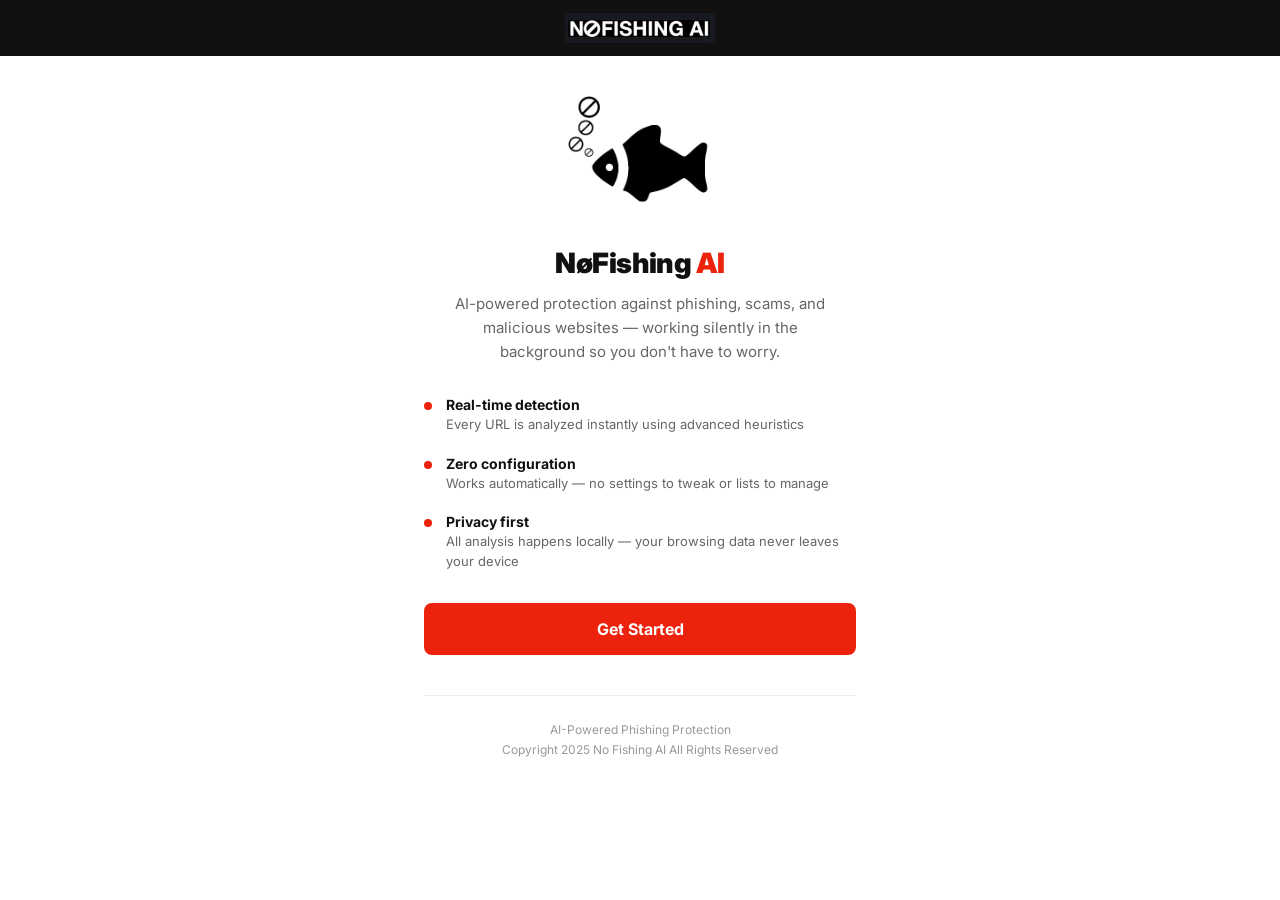
<file: welcome.html>
<!DOCTYPE html>
<html lang="en">
<head>
<meta charset="UTF-8"/>
<meta name="viewport" content="width=device-width, initial-scale=1.0"/>
<title>Welcome — NøFishing AI</title>
<link rel="stylesheet" href="welcome.css"/>
</head>
<body>
  <div class="welcome-header">
    <img src="icons/logo.png" alt="NøFishing AI" class="header-logo"/>
  </div>

  <div class="welcome-container">

    <!-- Step 1: Welcome -->
    <div id="step-welcome" class="step active">
      <div class="step-inner">
        <img src="icons/fish-bubbles-white.png" alt="NøFishing AI" class="hero-img"/>
        <h1 class="hero-title">NøFishing <span>AI</span></h1>
        <p class="hero-subtitle">AI-powered protection against phishing, scams, and malicious websites — working silently in the background so you don't have to worry.</p>

        <div class="features">
          <div class="feature">
            <div class="feature-dot"></div>
            <div>
              <h3>Real-time detection</h3>
              <p>Every URL is analyzed instantly using advanced heuristics</p>
            </div>
          </div>
          <div class="feature">
            <div class="feature-dot"></div>
            <div>
              <h3>Zero configuration</h3>
              <p>Works automatically — no settings to tweak or lists to manage</p>
            </div>
          </div>
          <div class="feature">
            <div class="feature-dot"></div>
            <div>
              <h3>Privacy first</h3>
              <p>All analysis happens locally — your browsing data never leaves your device</p>
            </div>
          </div>
        </div>

        <button id="btn-get-started" class="btn-primary">Get Started</button>

        <div class="welcome-footer">
          <p>AI-Powered Phishing Protection</p>
          <p>Copyright 2025 No Fishing AI All Rights Reserved</p>
        </div>
      </div>
    </div>

    <!-- Step 2: Create Account -->
    <div id="step-account" class="step">
      <div class="step-inner">
        <img src="icons/fish-bubbles-white.png" alt="NøFishing AI" class="logo-mark-small"/>
        <h2 class="step-title">Create your account</h2>
        <p class="step-subtitle">Set up your NøFishing AI account to activate protection.</p>

        <form id="account-form" class="form" novalidate>
          <div class="field">
            <label for="field-name">Full Name</label>
            <input id="field-name" type="text" placeholder="Jane Smith"/>
            <p class="field-error hidden" id="error-name"></p>
          </div>
          <div class="field">
            <label for="field-email">Email</label>
            <input id="field-email" type="email" placeholder="you@example.com"/>
            <p class="field-error hidden" id="error-email"></p>
          </div>
          <div class="field">
            <label for="field-password">Password</label>
            <div class="password-wrap">
              <input id="field-password" type="password" placeholder="6+ characters"/>
              <button type="button" id="toggle-pw" class="pw-toggle" aria-label="Toggle password visibility">
                <svg id="pw-eye" viewBox="0 0 24 24" fill="none" stroke="currentColor" stroke-width="2" stroke-linecap="round" stroke-linejoin="round"><path d="M1 12s4-8 11-8 11 8 11 8-4 8-11 8-11-8-11-8z"/><circle cx="12" cy="12" r="3"/></svg>
                <svg id="pw-eye-off" class="hidden" viewBox="0 0 24 24" fill="none" stroke="currentColor" stroke-width="2" stroke-linecap="round" stroke-linejoin="round"><path d="M17.94 17.94A10.07 10.07 0 0112 20c-7 0-11-8-11-8a18.45 18.45 0 015.06-5.94"/><path d="M9.9 4.24A9.12 9.12 0 0112 4c7 0 11 8 11 8a18.5 18.5 0 01-2.16 3.19"/><line x1="1" y1="1" x2="23" y2="23"/></svg>
              </button>
            </div>
            <p class="field-error hidden" id="error-password"></p>
          </div>

          <button type="submit" class="btn-primary" id="btn-create-account">
            <span id="btn-create-text">Create Account</span>
            <span id="btn-create-loading" class="hidden">Creating...</span>
          </button>
        </form>

        <p class="alt-action">Already have an account? <button id="btn-go-login" class="link-btn">Sign in</button></p>
      </div>
    </div>

    <!-- Step 2b: Sign In -->
    <div id="step-login" class="step">
      <div class="step-inner">
        <img src="icons/fish-bubbles-white.png" alt="NøFishing AI" class="logo-mark-small"/>
        <h2 class="step-title">Sign in</h2>
        <p class="step-subtitle">Welcome back. Sign in to activate your protection.</p>

        <form id="login-form" class="form" novalidate>
          <div class="field">
            <label for="login-email">Email</label>
            <input id="login-email" type="email" placeholder="you@example.com"/>
            <p class="field-error hidden" id="login-error-email"></p>
          </div>
          <div class="field">
            <label for="login-password">Password</label>
            <input id="login-password" type="password" placeholder="Your password"/>
            <p class="field-error hidden" id="login-error-password"></p>
          </div>

          <div id="login-error" class="form-error hidden"></div>

          <button type="submit" class="btn-primary" id="btn-login">
            <span id="btn-login-text">Sign In</span>
            <span id="btn-login-loading" class="hidden">Signing in...</span>
          </button>
        </form>

        <p class="alt-action">Don't have an account? <button id="btn-go-signup" class="link-btn">Create one</button></p>
      </div>
    </div>

    <!-- Step 3: Choose Plan -->
    <div id="step-plan" class="step">
      <div class="step-inner">
        <img src="icons/fish-bubbles-white.png" alt="NøFishing AI" class="logo-mark-small"/>
        <h2 class="step-title">Choose your plan</h2>
        <p class="step-subtitle">Select a plan to activate NøFishing AI protection.</p>

        <div class="plans">
          <div class="plan-card" id="plan-monthly">
            <div class="plan-badge">Monthly</div>
            <div class="plan-price"><span class="plan-currency">$</span>4<span class="plan-cents">.99</span></div>
            <div class="plan-period">per month</div>
            <ul class="plan-perks">
              <li>Real-time phishing detection</li>
              <li>Full-screen threat warnings</li>
              <li>Cancel anytime</li>
            </ul>
            <button class="btn-plan" data-plan="monthly">Start Monthly</button>
          </div>

          <div class="plan-card popular" id="plan-yearly">
            <div class="plan-popular-tag">Save 17%</div>
            <div class="plan-badge">Yearly</div>
            <div class="plan-price"><span class="plan-currency">$</span>49<span class="plan-cents">.99</span></div>
            <div class="plan-period">per year</div>
            <ul class="plan-perks">
              <li>Everything in Monthly</li>
              <li>2 months free</li>
              <li>Priority support</li>
            </ul>
            <button class="btn-plan" data-plan="yearly">Start Yearly</button>
          </div>
        </div>
      </div>
    </div>

  </div>

<script src="welcome.js"></script>
</body>
</html>
</file>
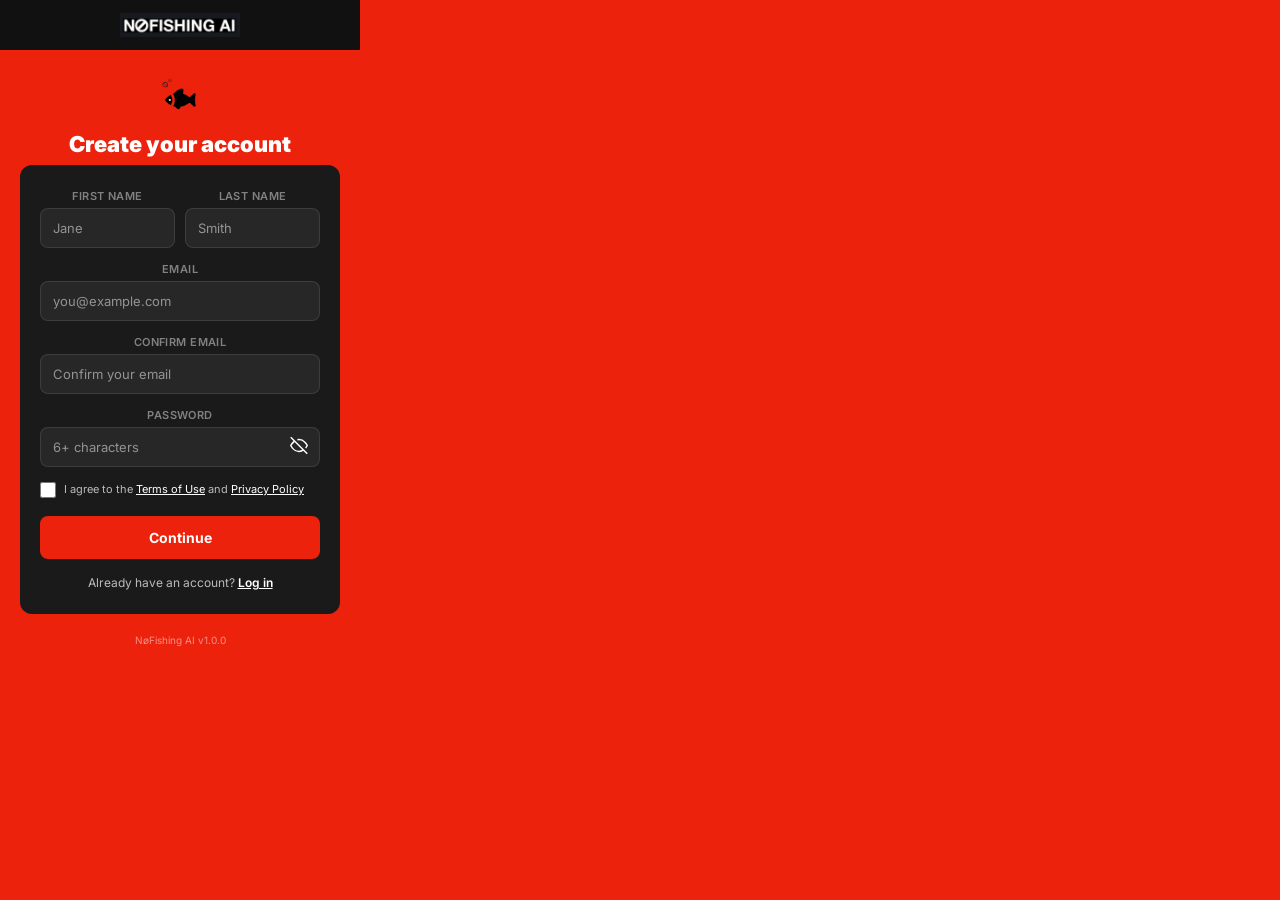
<file: nofishing-extension/popup.html>
<!DOCTYPE html>
<html lang="en">
<head>
<meta charset="UTF-8"/>
<meta name="viewport" content="width=device-width, initial-scale=1.0"/>
<title>NøFishing AI</title>
<style>
@import url('https://fonts.googleapis.com/css2?family=Inter:wght@400;500;600;700;800;900&display=swap');

* { margin: 0; padding: 0; box-sizing: border-box; }

body {
  width: 360px;
  font-family: 'Inter', -apple-system, BlinkMacSystemFont, sans-serif;
  -webkit-font-smoothing: antialiased;
  background: #EC220C;
  color: #111111;
}

/* ── Views ── */
.view { display: none; }
.view.active { display: block; }

/* ── Shared black header ── */
.popup-header {
  width: 100%;
  height: 50px;
  background: #111111;
  display: flex;
  align-items: center;
  justify-content: center;
}

/* ── Shared body ── */
.screen-body {
  padding: 24px 20px;
  text-align: center;
  background: #EC220C;
}

.screen-fish {
  width: 80px;
  height: auto;
  display: block;
  margin: 0 auto 12px;
}

.screen-title {
  font-size: 22px;
  font-weight: 900;
  color: #ffffff;
  margin-bottom: 8px;
}

.screen-sub {
  font-size: 13px;
  color: rgba(255,255,255,0.7);
  line-height: 1.6;
  margin-bottom: 20px;
  max-width: 320px;
  margin-left: auto;
  margin-right: auto;
}

.screen-footer {
  font-size: 10px;
  color: rgba(255,255,255,0.5);
  margin-top: 20px;
}

/* ── Auth card ── */
.auth-card {
  background: #1a1a1a;
  border-radius: 12px;
  padding: 24px 20px;
  margin-bottom: 16px;
}

.auth-row {
  display: flex;
  gap: 10px;
}

.auth-row .auth-field { flex: 1; }

.auth-field {
  margin-bottom: 14px;
}

.auth-field label {
  display: block;
  font-size: 11px;
  font-weight: 600;
  color: rgba(255,255,255,0.45);
  margin-bottom: 5px;
  text-transform: uppercase;
  letter-spacing: 0.04em;
}

.auth-field input {
  width: 100%;
  padding: 11px 12px;
  background: rgba(255,255,255,0.06);
  border: 1px solid rgba(255,255,255,0.1);
  border-radius: 8px;
  color: #ffffff;
  font-family: 'Inter', sans-serif;
  font-size: 13px;
  transition: border-color 0.2s;
}

.auth-field input::placeholder { color: rgba(255,255,255,0.5); }

#view-welcome input { color: #ffffff !important; }
#view-welcome input::placeholder { color: rgba(255,255,255,0.5) !important; }

.password-wrap {
  position: relative;
}

.password-wrap input {
  padding-right: 40px;
}

.password-toggle {
  position: absolute;
  right: 10px;
  top: 50%;
  transform: translateY(-50%);
  background: none;
  border: none;
  color: rgba(255,255,255,0.5);
  font-size: 16px;
  cursor: pointer;
  padding: 2px;
  line-height: 1;
}

.password-toggle:hover { color: #ffffff; }

.auth-field input:focus { outline: none; border-color: #EC220C; }
.auth-field input.input-error { border-color: #EC220C !important; }

.field-error {
  font-size: 10px;
  color: #EC220C;
  margin-top: 3px;
  display: none;
}

.field-error.show { display: block; }

.auth-checkbox {
  display: flex;
  align-items: flex-start;
  gap: 8px;
  margin-bottom: 18px;
}

.auth-checkbox input[type="checkbox"] {
  width: 16px;
  height: 16px;
  margin-top: 1px;
  flex-shrink: 0;
  accent-color: #EC220C;
}

.auth-checkbox label {
  font-size: 11px;
  color: rgba(255,255,255,0.7);
  line-height: 1.5;
  cursor: pointer;
}

.auth-checkbox label a {
  color: #ffffff;
  text-decoration: underline;
}

.auth-checkbox-error {
  font-size: 10px;
  color: #EC220C;
  margin-top: -12px;
  margin-bottom: 14px;
  display: none;
}

.auth-checkbox-error.show { display: block; }

.error-banner {
  font-size: 11px;
  color: #EC220C;
  background: rgba(236,34,12,0.06);
  border: 1px solid rgba(236,34,12,0.15);
  border-radius: 8px;
  padding: 10px 14px;
  margin-bottom: 14px;
  text-align: center;
  display: none;
}

.error-banner.show { display: block; }

.auth-btn {
  display: block;
  width: 100%;
  padding: 13px 16px;
  background: #EC220C;
  color: #ffffff;
  border: none;
  border-radius: 8px;
  font-family: 'Inter', sans-serif;
  font-size: 14px;
  font-weight: 700;
  cursor: pointer;
  transition: opacity 0.15s;
}

.auth-btn:hover { opacity: 0.9; }
.auth-btn:disabled { opacity: 0.5; cursor: not-allowed; }

.auth-switch {
  text-align: center;
  font-size: 12px;
  color: rgba(255,255,255,0.7);
  margin-top: 16px;
}

.auth-switch button {
  background: none;
  border: none;
  color: #ffffff;
  text-decoration: underline;
  font-family: 'Inter', sans-serif;
  font-size: 12px;
  font-weight: 600;
  cursor: pointer;
}

/* ── Plan cards ── */
.plan-cards {
  display: flex;
  gap: 10px;
  margin-bottom: 16px;
}

.plan-card {
  flex: 1;
  background: #1a1a1a;
  border-radius: 12px;
  padding: 18px 12px;
  text-align: center;
  position: relative;
}

.plan-card-badge {
  position: absolute;
  top: -10px;
  left: 50%;
  transform: translateX(-50%);
  font-size: 9px;
  font-weight: 700;
  background: #EC220C;
  color: #ffffff;
  padding: 2px 8px;
  border-radius: 4px;
  white-space: nowrap;
}

.plan-card-label {
  font-size: 10px;
  font-weight: 700;
  color: rgba(255,255,255,0.4);
  text-transform: uppercase;
  letter-spacing: 0.06em;
  margin-bottom: 6px;
}

.plan-card-price {
  font-size: 24px;
  font-weight: 900;
  color: #ffffff;
  line-height: 1;
  margin-bottom: 3px;
}

.plan-card-price sup {
  font-size: 12px;
  vertical-align: top;
  font-weight: 700;
}

.plan-card-period {
  font-size: 10px;
  color: rgba(255,255,255,0.4);
  margin-bottom: 12px;
}

.plan-card-features {
  list-style: none;
  padding: 0;
  margin: 0 0 14px;
  text-align: left;
}

.plan-card-features li {
  font-size: 10px;
  color: rgba(255,255,255,0.7);
  padding: 2px 0 2px 12px;
  position: relative;
  line-height: 1.5;
}

.plan-card-features li::before {
  content: '';
  position: absolute;
  left: 0;
  top: 50%;
  transform: translateY(-50%);
  width: 4px;
  height: 4px;
  border-radius: 50%;
  background: #EC220C;
}

.plan-card-btn {
  display: block;
  width: 100%;
  padding: 10px;
  background: #ffffff;
  color: #111111;
  border: none;
  border-radius: 8px;
  font-family: 'Inter', sans-serif;
  font-size: 12px;
  font-weight: 700;
  cursor: pointer;
  transition: opacity 0.15s;
}

.plan-card-btn:hover { opacity: 0.9; }
.plan-card-btn.selected { background: #EC220C; color: #ffffff; }

/* ── Waiting button ── */
.btn-waiting {
  display: block;
  width: 100%;
  padding: 14px 16px;
  background: #ffffff;
  color: #111111;
  border: none;
  border-radius: 8px;
  font-family: 'Inter', sans-serif;
  font-size: 14px;
  font-weight: 700;
  cursor: pointer;
  transition: opacity 0.15s;
}

.btn-waiting:hover { opacity: 0.9; }

/* ── VIEW: Active / Protection Status ── */
.active-header {
  width: 100%;
  height: 50px;
  background: #111111;
  display: flex;
  align-items: center;
  justify-content: space-between;
  padding: 0 16px;
}

.active-header-gear {
  background: none;
  border: none;
  font-size: 20px;
  color: #ffffff;
  cursor: pointer;
  padding: 4px;
  line-height: 1;
}

.active-header-gear:hover { opacity: 0.7; }

.active-body {
  padding: 24px 20px;
  text-align: center;
  background: #EC220C;
}

.active-status-text {
  font-size: 22px;
  font-weight: 900;
  color: #111111;
  letter-spacing: 3px;
  margin-bottom: 20px;
}

.active-stats {
  display: flex;
  gap: 12px;
  margin-bottom: 16px;
}

.active-stat-box {
  flex: 1;
  background: #3a3a3a;
  border-radius: 10px;
  padding: 18px 12px;
  text-align: center;
  border: 1px solid rgba(255,255,255,0.08);
  box-shadow: 0 4px 12px rgba(0,0,0,0.3);
}

.active-stat-num {
  font-size: 32px;
  font-weight: 900;
  color: #ffffff;
  line-height: 1;
  margin-bottom: 6px;
}

.active-stat-label {
  font-size: 9px;
  font-weight: 700;
  color: rgba(255,255,255,0.4);
  text-transform: uppercase;
  letter-spacing: 0.06em;
}

.active-msg {
  font-size: 12px;
  color: #ffffff;
  margin-bottom: 16px;
}

.guard-fish-container {
  width: 100%;
  height: 70px;
  background: #EC220C;
  overflow: hidden;
  position: relative;
}

.guard-fish-img {
  width: 60px;
  height: auto;
  position: absolute;
  bottom: 10px;
  left: 0;
  animation: swim 6s linear infinite;
}

@keyframes swim {
  0%    { left: 0; transform: scaleX(-1); }
  50%   { left: calc(100% - 60px); transform: scaleX(-1); }
  50.1% { left: calc(100% - 60px); transform: scaleX(1); }
  100%  { left: 0; transform: scaleX(1); }
}

.active-footer {
  margin-top: 16px;
  font-size: 10px;
  color: rgba(255,255,255,0.3);
}

/* ── VIEW: Settings ── */
.settings-header {
  width: 100%;
  height: 50px;
  background: #111111;
  display: flex;
  align-items: center;
  justify-content: center;
  position: relative;
  padding: 0 16px;
}

.settings-back {
  position: absolute;
  left: 16px;
  background: none;
  border: none;
  color: #ffffff;
  font-family: 'Inter', sans-serif;
  font-size: 13px;
  font-weight: 600;
  cursor: pointer;
}

.settings-back:hover { opacity: 0.7; }

.settings-body {
  padding: 20px;
  background: #111111;
}

.settings-section-label {
  font-size: 10px;
  font-weight: 700;
  color: #ffffff;
  text-transform: uppercase;
  letter-spacing: 0.06em;
  margin-bottom: 10px;
}

.settings-card {
  background: #3a3a3a;
  border-radius: 10px;
  padding: 14px 16px;
  margin-bottom: 16px;
  border: 1px solid #333333;
}

.settings-row {
  display: flex;
  justify-content: space-between;
  align-items: center;
  padding: 6px 0;
}

.settings-row-label {
  font-size: 12px;
  font-weight: 600;
  color: rgba(255,255,255,0.45);
}

.settings-row-value {
  font-size: 12px;
  color: #ffffff;
  font-weight: 500;
}

.settings-row-value.status-active {
  color: #22C55E;
  font-weight: 700;
}

.settings-logout {
  display: block;
  width: 100%;
  padding: 14px 16px;
  background: #EC220C;
  color: #ffffff;
  border: none;
  border-radius: 8px;
  font-family: 'Inter', sans-serif;
  font-size: 14px;
  font-weight: 700;
  cursor: pointer;
  transition: opacity 0.15s;
  margin-top: 8px;
}

.settings-logout:hover { opacity: 0.9; }

.settings-cancel {
  display: block;
  text-align: center;
  margin-top: 14px;
  font-size: 11px;
  color: rgba(255,255,255,0.35);
  text-decoration: none;
  font-family: 'Inter', sans-serif;
}

.settings-cancel:hover { color: rgba(255,255,255,0.55); }

.hidden { display: none !important; }
</style>
</head>
<body>

<!-- ══════════════════════════════════════════ -->
<!-- VIEW: Welcome / Signup                    -->
<!-- ══════════════════════════════════════════ -->
<div id="view-welcome" class="view active">
  <div class="popup-header">
    <img src="icons/logo.png" alt="NøFishing AI" style="height:24px;width:auto;"/>
  </div>
  <div class="screen-body">
    <img src="icons/nofishing-ai-bubbles.gif" alt="NøFishing AI" class="screen-fish"/>
    <div class="screen-title">Create your account</div>

    <div class="auth-card">
      <form id="signup-form" novalidate>
        <div class="auth-row">
          <div class="auth-field">
            <label for="s-first">First Name</label>
            <input id="s-first" type="text" placeholder="Jane"/>
            <div class="field-error" id="err-s-first"></div>
          </div>
          <div class="auth-field">
            <label for="s-last">Last Name</label>
            <input id="s-last" type="text" placeholder="Smith"/>
            <div class="field-error" id="err-s-last"></div>
          </div>
        </div>

        <div class="auth-field">
          <label for="s-email">Email</label>
          <input id="s-email" type="email" placeholder="you@example.com"/>
          <div class="field-error" id="err-s-email"></div>
        </div>

        <div class="auth-field">
          <label for="s-confirm-email">Confirm Email</label>
          <input id="s-confirm-email" type="email" placeholder="Confirm your email"/>
          <div class="field-error" id="err-s-confirm-email"></div>
        </div>

        <div class="auth-field">
          <label for="s-password">Password</label>
          <div class="password-wrap">
            <input id="s-password" type="password" placeholder="6+ characters"/>
            <button type="button" class="password-toggle" id="btn-toggle-password" title="Show password"><svg id="eye-icon" width="18" height="18" viewBox="0 0 24 24" fill="none" stroke="#ffffff" stroke-width="2"><path d="M17.94 17.94A10.07 10.07 0 0 1 12 20c-7 0-11-8-11-8a18.45 18.45 0 0 1 5.06-5.94"/><path d="M9.9 4.24A9.12 9.12 0 0 1 12 4c7 0 11 8 11 8a18.5 18.5 0 0 1-2.16 3.19"/><line x1="1" y1="1" x2="23" y2="23"/></svg></button>
          </div>
          <div class="field-error" id="err-s-password"></div>
        </div>

        <div class="auth-checkbox" id="terms-container">
          <input type="checkbox" id="s-terms"/>
          <label for="s-terms">I agree to the <a href="https://nofishing.ai/terms" target="_blank">Terms of Use</a> and <a href="https://nofishing.ai/privacy" target="_blank">Privacy Policy</a></label>
        </div>
        <div class="auth-checkbox-error" id="err-s-terms">You must agree to the terms</div>

        <div class="error-banner" id="signup-error-banner"></div>
        <button type="submit" class="auth-btn" id="btn-signup-submit">Continue</button>
      </form>

      <div class="auth-switch">Already have an account? <button id="btn-go-login">Log in</button></div>
    </div>

    <div class="screen-footer">NøFishing AI v1.0.0</div>
  </div>
</div>

<!-- ══════════════════════════════════════════ -->
<!-- VIEW: Plan Selection                      -->
<!-- ══════════════════════════════════════════ -->
<div id="view-plan" class="view">
  <div class="popup-header">
    <img src="icons/logo.png" alt="NøFishing AI" style="height:24px;width:auto;"/>
  </div>
  <div class="screen-body">
    <div class="screen-title">Choose Your Plan</div>
    <p class="screen-sub">Cancel anytime. No hidden fees.</p>

    <div class="plan-cards">
      <div class="plan-card">
        <div class="plan-card-label">Monthly</div>
        <div class="plan-card-price"><sup>$</sup>4.99</div>
        <div class="plan-card-period">/month</div>
        <ul class="plan-card-features">
          <li>AI-powered phishing detection</li>
          <li>Real-time website analysis</li>
          <li>Automatic link scanning</li>
          <li>Continuous AI updates</li>
          <li>Zero configuration</li>
          <li>Runs silently 24/7</li>
        </ul>
        <button class="plan-card-btn" id="btn-plan-monthly">Select Monthly</button>
      </div>
      <div class="plan-card">
        <span class="plan-card-badge">BEST VALUE</span>
        <div class="plan-card-label">Yearly</div>
        <div class="plan-card-price"><sup>$</sup>49.99</div>
        <div class="plan-card-period">/year — save 17%</div>
        <ul class="plan-card-features">
          <li>AI-powered phishing detection</li>
          <li>Real-time website analysis</li>
          <li>Automatic link scanning</li>
          <li>Continuous AI updates</li>
          <li>Zero configuration</li>
          <li>Runs silently 24/7</li>
        </ul>
        <button class="plan-card-btn" id="btn-plan-yearly">Select Yearly</button>
      </div>
    </div>

    <div class="screen-footer">NøFishing AI v1.0.0</div>
  </div>
</div>

<!-- ══════════════════════════════════════════ -->
<!-- VIEW: Waiting for Payment                 -->
<!-- ══════════════════════════════════════════ -->
<div id="view-waiting" class="view">
  <div class="popup-header">
    <img src="icons/logo.png" alt="NøFishing AI" style="height:24px;width:auto;"/>
  </div>
  <div class="screen-body">
    <img src="icons/nofishing-ai-bubbles.gif" alt="NøFishing AI" class="screen-fish"/>
    <div class="screen-title">Full Protection — One Step Away</div>
    <p class="screen-sub">Complete your payment in the browser tab to activate your protection.</p>
    <button class="btn-waiting" id="btn-open-payment">Complete My Protection &rarr;</button>
    <div class="screen-footer">NøFishing AI v1.0.0</div>
  </div>
</div>

<!-- ══════════════════════════════════════════ -->
<!-- VIEW: Login                               -->
<!-- ══════════════════════════════════════════ -->
<div id="view-login" class="view">
  <div class="popup-header">
    <img src="icons/logo.png" alt="NøFishing AI" style="height:24px;width:auto;"/>
  </div>
  <div class="screen-body">
    <img src="icons/nofishing-ai-bubbles.gif" alt="NøFishing AI" class="screen-fish"/>
    <div class="screen-title">Welcome back</div>
    <p class="screen-sub">Sign in to activate your protection.</p>

    <div class="auth-card">
      <form id="login-form" novalidate>
        <div class="error-banner" id="login-error-banner"></div>

        <div class="auth-field">
          <label for="l-email">Email</label>
          <input id="l-email" type="email" placeholder="you@example.com"/>
          <div class="field-error" id="err-l-email"></div>
        </div>

        <div class="auth-field">
          <label for="l-password">Password</label>
          <div class="password-wrap">
            <input id="l-password" type="password" placeholder="Your password"/>
            <button type="button" class="password-toggle" id="btn-toggle-login-password" title="Show password"><svg id="eye-icon-login" width="18" height="18" viewBox="0 0 24 24" fill="none" stroke="#ffffff" stroke-width="2"><path d="M17.94 17.94A10.07 10.07 0 0 1 12 20c-7 0-11-8-11-8a18.45 18.45 0 0 1 5.06-5.94"/><path d="M9.9 4.24A9.12 9.12 0 0 1 12 4c7 0 11 8 11 8a18.5 18.5 0 0 1-2.16 3.19"/><line x1="1" y1="1" x2="23" y2="23"/></svg></button>
          </div>
          <div class="field-error" id="err-l-password"></div>
        </div>

        <div style="text-align:center;margin-bottom:14px;">
          <a href="https://nofishing.ai/reset-password" target="_blank" style="font-size:11px;color:rgba(255,255,255,0.5);text-decoration:none;font-family:'Inter',sans-serif;">Forgot your password?</a>
        </div>

        <button type="submit" class="auth-btn" id="btn-login-submit">Log in</button>
      </form>

      <div class="auth-switch">Don't have an account? <button id="btn-go-signup">Sign up</button></div>
    </div>

    <div class="screen-footer">NøFishing AI v1.0.0</div>
  </div>
</div>

<!-- ══════════════════════════════════════════ -->
<!-- VIEW: Active / Protection Status          -->
<!-- ══════════════════════════════════════════ -->
<div id="view-active" class="view">
  <div class="active-header">
    <img src="icons/logo.png" alt="NøFishing AI" style="height:24px;width:auto;"/>
    <button class="active-header-gear" id="btn-open-settings">&#9881;</button>
  </div>
  <div class="active-body">
    <div class="guard-fish-container">
      <img src="icons/nofishing-ai-bubbles.gif" alt="Guard fish" class="guard-fish-img"/>
    </div>
    <div class="active-status-text" style="color:#ffffff;">AI PROTECTED</div>
    <div class="active-stats">
      <div class="active-stat-box">
        <div class="active-stat-num" id="stat-sites">0</div>
        <div class="active-stat-label">Sites Safe</div>
      </div>
      <div class="active-stat-box">
        <div class="active-stat-num" id="stat-threats">0</div>
        <div class="active-stat-label">Threats Blocked</div>
      </div>
    </div>
    <div class="active-msg">NøFishing AI is running silently, protecting you.</div>
    <img src="icons/fish-no-symbol-red.png" style="width:80px;height:80px;display:block;margin:0 auto 24px auto;">
    <div class="active-footer">NøFishing AI v1.0.0</div>
  </div>
</div>

<!-- ══════════════════════════════════════════ -->
<!-- VIEW: Settings                            -->
<!-- ══════════════════════════════════════════ -->
<div id="view-settings" class="view">
  <div class="settings-header">
    <button class="settings-back" id="btn-settings-back">&#8592; Back</button>
    <img src="icons/logo.png" alt="NøFishing AI" style="height:24px;width:auto;"/>
  </div>
  <div class="settings-body">
    <div class="settings-section-label">Account</div>
    <div class="settings-card">
      <div class="settings-row">
        <span class="settings-row-label">Email</span>
        <span class="settings-row-value" id="settings-email">—</span>
      </div>
      <div class="settings-row">
        <span class="settings-row-label">Plan</span>
        <span class="settings-row-value" id="settings-plan">—</span>
      </div>
      <div class="settings-row">
        <span class="settings-row-label">Protected since</span>
        <span class="settings-row-value" id="settings-member-since">—</span>
      </div>
      <div class="settings-row">
        <span class="settings-row-label">License</span>
        <span class="settings-row-value" id="settings-license">—</span>
      </div>
      <div class="settings-row">
        <span class="settings-row-label">Coverage</span>
        <span class="settings-row-value" id="settings-coverage">—</span>
      </div>
    </div>

    <div class="settings-section-label">Protection</div>
    <div class="settings-card">
      <div class="settings-row">
        <span class="settings-row-label">Status</span>
        <span class="settings-row-value status-active"><span style="display:inline-block;width:8px;height:8px;border-radius:50%;background:#22C55E;margin-right:6px;vertical-align:middle;"></span>Active</span>
      </div>
      <div class="settings-row">
        <span class="settings-row-label">Days protected</span>
        <span class="settings-row-value" id="settings-days">—</span>
      </div>
      <div class="settings-row">
        <span class="settings-row-label">Sites scanned</span>
        <span class="settings-row-value" id="settings-sites">0</span>
      </div>
      <div class="settings-row">
        <span class="settings-row-label">Threats blocked</span>
        <span class="settings-row-value" id="settings-threats">0</span>
      </div>
    </div>

    <button class="settings-logout" id="btn-logout">Log Out</button>
    <a href="mailto:hello@nofishing.ai?subject=Cancel Subscription" class="settings-cancel">Cancel subscription</a>
  </div>
</div>

<script src="supabase.js"></script>
<script src="popup.js"></script>
</body>
</html>
</file>
<file: welcome.css>
/* ── NøFishing AI — Welcome / Onboarding ── */

@import url('https://fonts.googleapis.com/css2?family=Inter:wght@400;500;600;700;800;900&display=swap');

* { margin: 0; padding: 0; box-sizing: border-box; }

body {
  background: #ffffff;
  color: #111111;
  font-family: 'Inter', -apple-system, BlinkMacSystemFont, sans-serif;
  -webkit-font-smoothing: antialiased;
  min-height: 100vh;
}

/* ── Header bar ── */
.welcome-header {
  width: 100%;
  height: 56px;
  background: #111111;
  display: flex;
  align-items: center;
  justify-content: center;
}

.header-logo {
  height: 30px;
  width: auto;
}

/* ── Container ── */
.welcome-container {
  max-width: 480px;
  margin: 0 auto;
  padding: 32px 24px;
}

/* ── Steps ── */
.step {
  display: none;
}

.step.active {
  display: block;
}

.step-inner {
  text-align: center;
}

/* ── Hero image ── */
.hero-img {
  width: 160px;
  height: auto;
  display: block;
  margin: 0 auto 24px;
}

/* ── Small logo for inner steps ── */
.logo-mark-small {
  width: 48px;
  height: 48px;
  display: block;
  margin: 0 auto 20px;
  object-fit: contain;
}

/* ── Typography ── */
.hero-title {
  font-size: 28px;
  font-weight: 900;
  color: #111111;
  letter-spacing: -0.02em;
  margin-bottom: 12px;
}

.hero-title span {
  color: #EC220C;
}

.hero-subtitle {
  font-size: 15px;
  color: #666666;
  line-height: 1.6;
  max-width: 400px;
  margin: 0 auto 32px;
}

.step-title {
  font-size: 24px;
  font-weight: 800;
  color: #111111;
  margin-bottom: 6px;
}

.step-subtitle {
  font-size: 14px;
  color: #666666;
  margin-bottom: 28px;
}

/* ── Features ── */
.features {
  text-align: left;
  margin-bottom: 32px;
  display: flex;
  flex-direction: column;
  gap: 20px;
}

.feature {
  display: flex;
  gap: 14px;
  align-items: flex-start;
}

.feature-dot {
  width: 8px;
  height: 8px;
  border-radius: 50%;
  background: #EC220C;
  flex-shrink: 0;
  margin-top: 6px;
}

.feature h3 {
  font-size: 14px;
  font-weight: 700;
  color: #111111;
  margin-bottom: 2px;
}

.feature p {
  font-size: 13px;
  color: #666666;
  line-height: 1.5;
}

/* ── Buttons ── */
.btn-primary {
  width: 100%;
  padding: 16px 24px;
  background: #EC220C;
  color: #ffffff;
  border: none;
  border-radius: 8px;
  font-family: 'Inter', sans-serif;
  font-size: 16px;
  font-weight: 700;
  cursor: pointer;
  transition: opacity 0.15s, transform 0.1s;
}

.btn-primary:hover { opacity: 0.9; }
.btn-primary:active { transform: scale(0.98); }
.btn-primary:disabled { opacity: 0.5; cursor: not-allowed; }

/* ── Footer ── */
.welcome-footer {
  text-align: center;
  margin-top: 40px;
  padding-top: 24px;
  border-top: 1px solid #eeeeee;
}

.welcome-footer p {
  font-size: 12px;
  color: #999999;
  line-height: 1.6;
}

/* ── Form ── */
.form {
  text-align: left;
  display: flex;
  flex-direction: column;
  gap: 16px;
  margin-bottom: 20px;
}

.field label {
  display: block;
  font-size: 12px;
  font-weight: 600;
  color: #666666;
  margin-bottom: 6px;
}

.field input {
  width: 100%;
  padding: 12px 14px;
  background: #ffffff;
  border: 1px solid #dddddd;
  border-radius: 8px;
  color: #111111;
  font-family: 'Inter', sans-serif;
  font-size: 14px;
  transition: border-color 0.2s;
}

.field input::placeholder {
  color: #bbbbbb;
}

.field input:focus {
  outline: none;
  border-color: #EC220C;
}

.field input.error {
  border-color: #EC220C !important;
}

.field-error {
  font-size: 11px;
  color: #EC220C;
  margin-top: 4px;
}

.form-error {
  font-size: 12px;
  color: #EC220C;
  padding: 10px 14px;
  background: rgba(236, 34, 12, 0.06);
  border: 1px solid rgba(236, 34, 12, 0.12);
  border-radius: 8px;
}

.password-wrap {
  position: relative;
}

.password-wrap input {
  width: 100%;
  padding-right: 44px;
}

.pw-toggle {
  position: absolute;
  right: 12px;
  top: 50%;
  transform: translateY(-50%);
  background: none;
  border: none;
  cursor: pointer;
  padding: 0;
}

.pw-toggle svg {
  width: 18px;
  height: 18px;
  color: #999999;
  transition: color 0.2s;
}

.pw-toggle:hover svg {
  color: #666666;
}

.alt-action {
  font-size: 13px;
  color: #999999;
  text-align: center;
}

.link-btn {
  background: none;
  border: none;
  color: #EC220C;
  font-family: 'Inter', sans-serif;
  font-size: 13px;
  font-weight: 600;
  cursor: pointer;
  text-decoration: none;
}

.link-btn:hover {
  text-decoration: underline;
}

/* ── Plans ── */
.plans {
  display: grid;
  grid-template-columns: 1fr 1fr;
  gap: 16px;
  text-align: left;
  margin-bottom: 20px;
}

.plan-card {
  background: #ffffff;
  border: 1px solid #eeeeee;
  border-radius: 16px;
  padding: 24px 20px;
  position: relative;
  transition: border-color 0.2s;
}

.plan-card:hover {
  border-color: #cccccc;
}

.plan-card.popular {
  border-color: #EC220C;
  background: rgba(236, 34, 12, 0.02);
}

.plan-popular-tag {
  position: absolute;
  top: -10px;
  right: 16px;
  background: #EC220C;
  color: #ffffff;
  font-size: 10px;
  font-weight: 700;
  padding: 3px 10px;
  border-radius: 6px;
  letter-spacing: 0.02em;
}

.plan-badge {
  font-size: 11px;
  font-weight: 700;
  color: #999999;
  text-transform: uppercase;
  letter-spacing: 0.06em;
  margin-bottom: 12px;
}

.plan-price {
  font-size: 36px;
  font-weight: 900;
  color: #111111;
  line-height: 1;
  margin-bottom: 2px;
}

.plan-currency {
  font-size: 18px;
  font-weight: 700;
  vertical-align: top;
  position: relative;
  top: 4px;
  color: #999999;
}

.plan-cents {
  font-size: 18px;
  font-weight: 700;
  color: #999999;
}

.plan-period {
  font-size: 12px;
  color: #999999;
  margin-bottom: 16px;
}

.plan-perks {
  list-style: none;
  padding: 0;
  margin: 0 0 20px;
}

.plan-perks li {
  font-size: 12px;
  color: #666666;
  padding: 3px 0 3px 16px;
  position: relative;
  line-height: 1.5;
}

.plan-perks li::before {
  content: '';
  position: absolute;
  left: 0;
  top: 50%;
  transform: translateY(-50%);
  width: 6px;
  height: 6px;
  border-radius: 50%;
  background: #EC220C;
}

.btn-plan {
  width: 100%;
  padding: 12px 16px;
  border: 1px solid #dddddd;
  background: transparent;
  color: #111111;
  border-radius: 8px;
  font-family: 'Inter', sans-serif;
  font-size: 13px;
  font-weight: 700;
  cursor: pointer;
  transition: all 0.15s;
}

.btn-plan:hover {
  background: #f5f5f5;
  border-color: #cccccc;
}

.popular .btn-plan {
  background: #EC220C;
  border-color: #EC220C;
  color: #ffffff;
}

.popular .btn-plan:hover {
  opacity: 0.9;
}

.hidden { display: none !important; }

/* ── Responsive ── */
@media (max-width: 540px) {
  .hero-title { font-size: 24px; }
  .plans { grid-template-columns: 1fr; }
}
</file>
